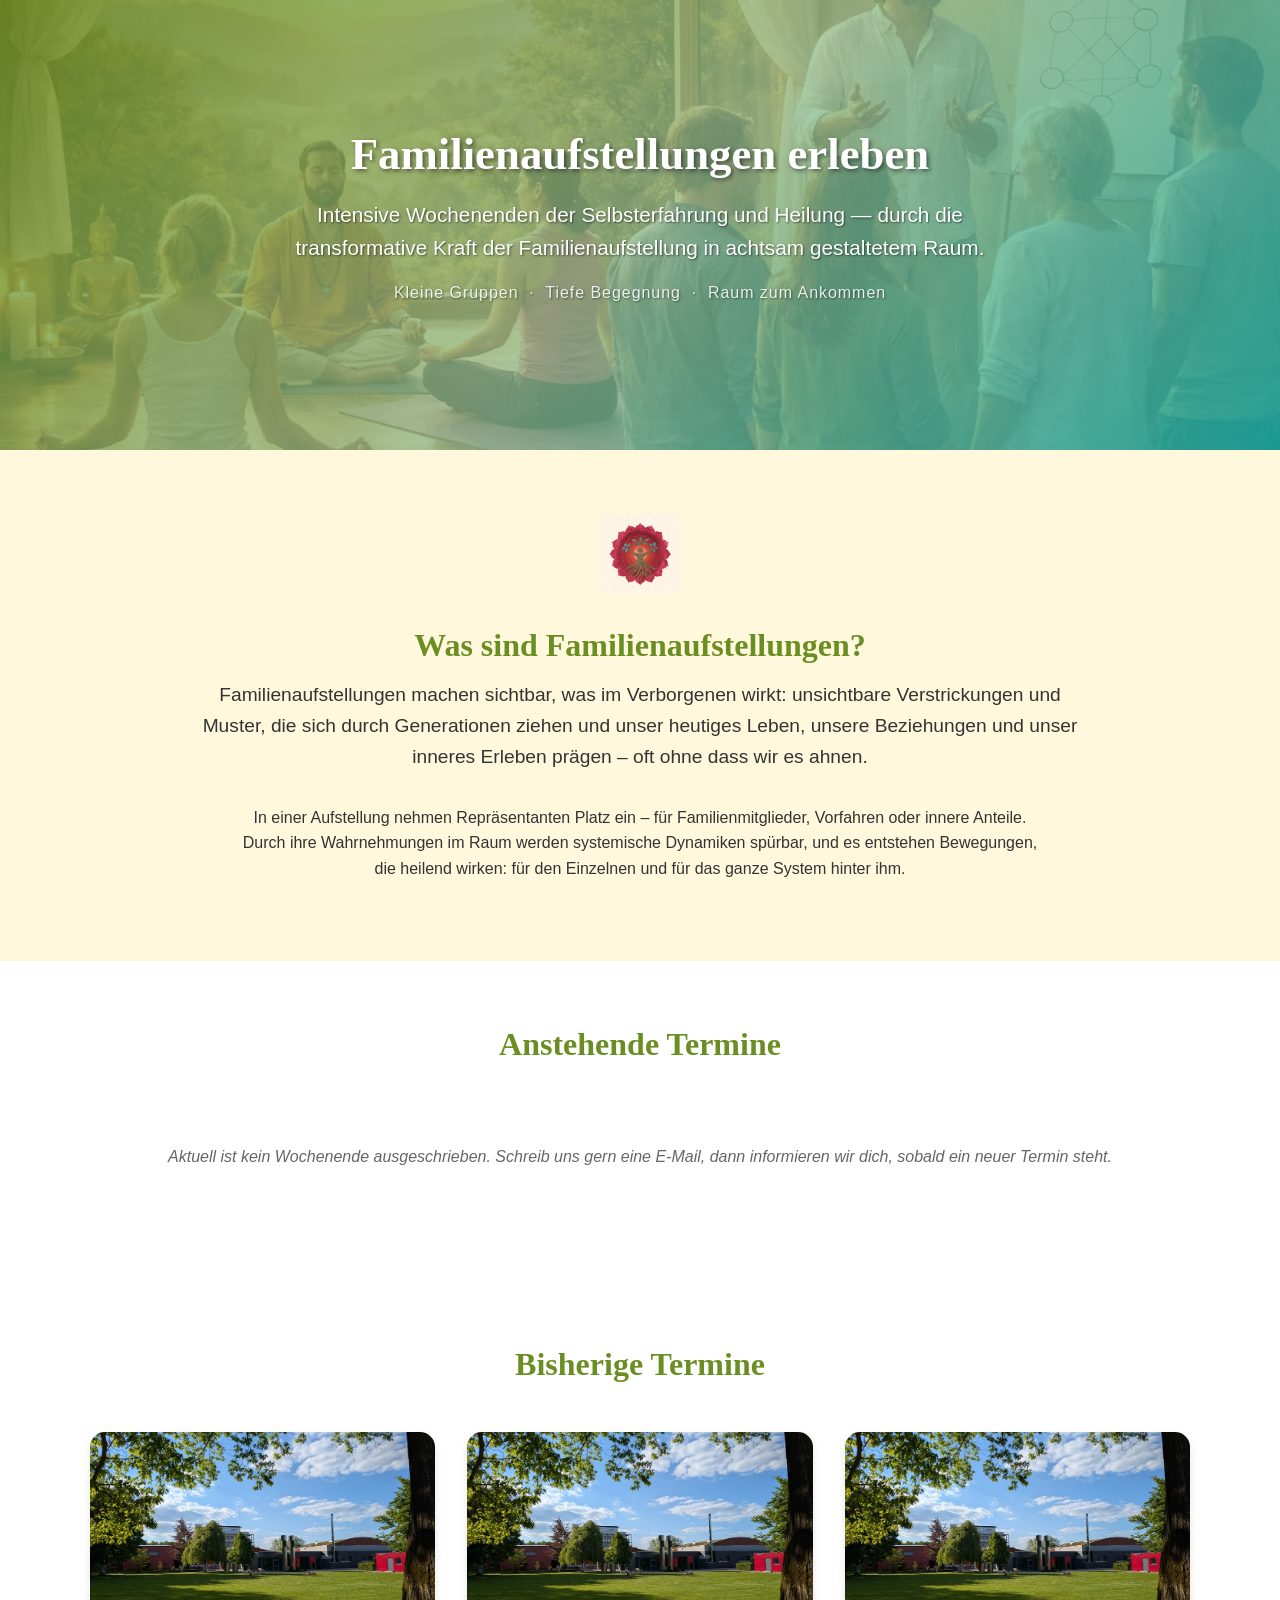
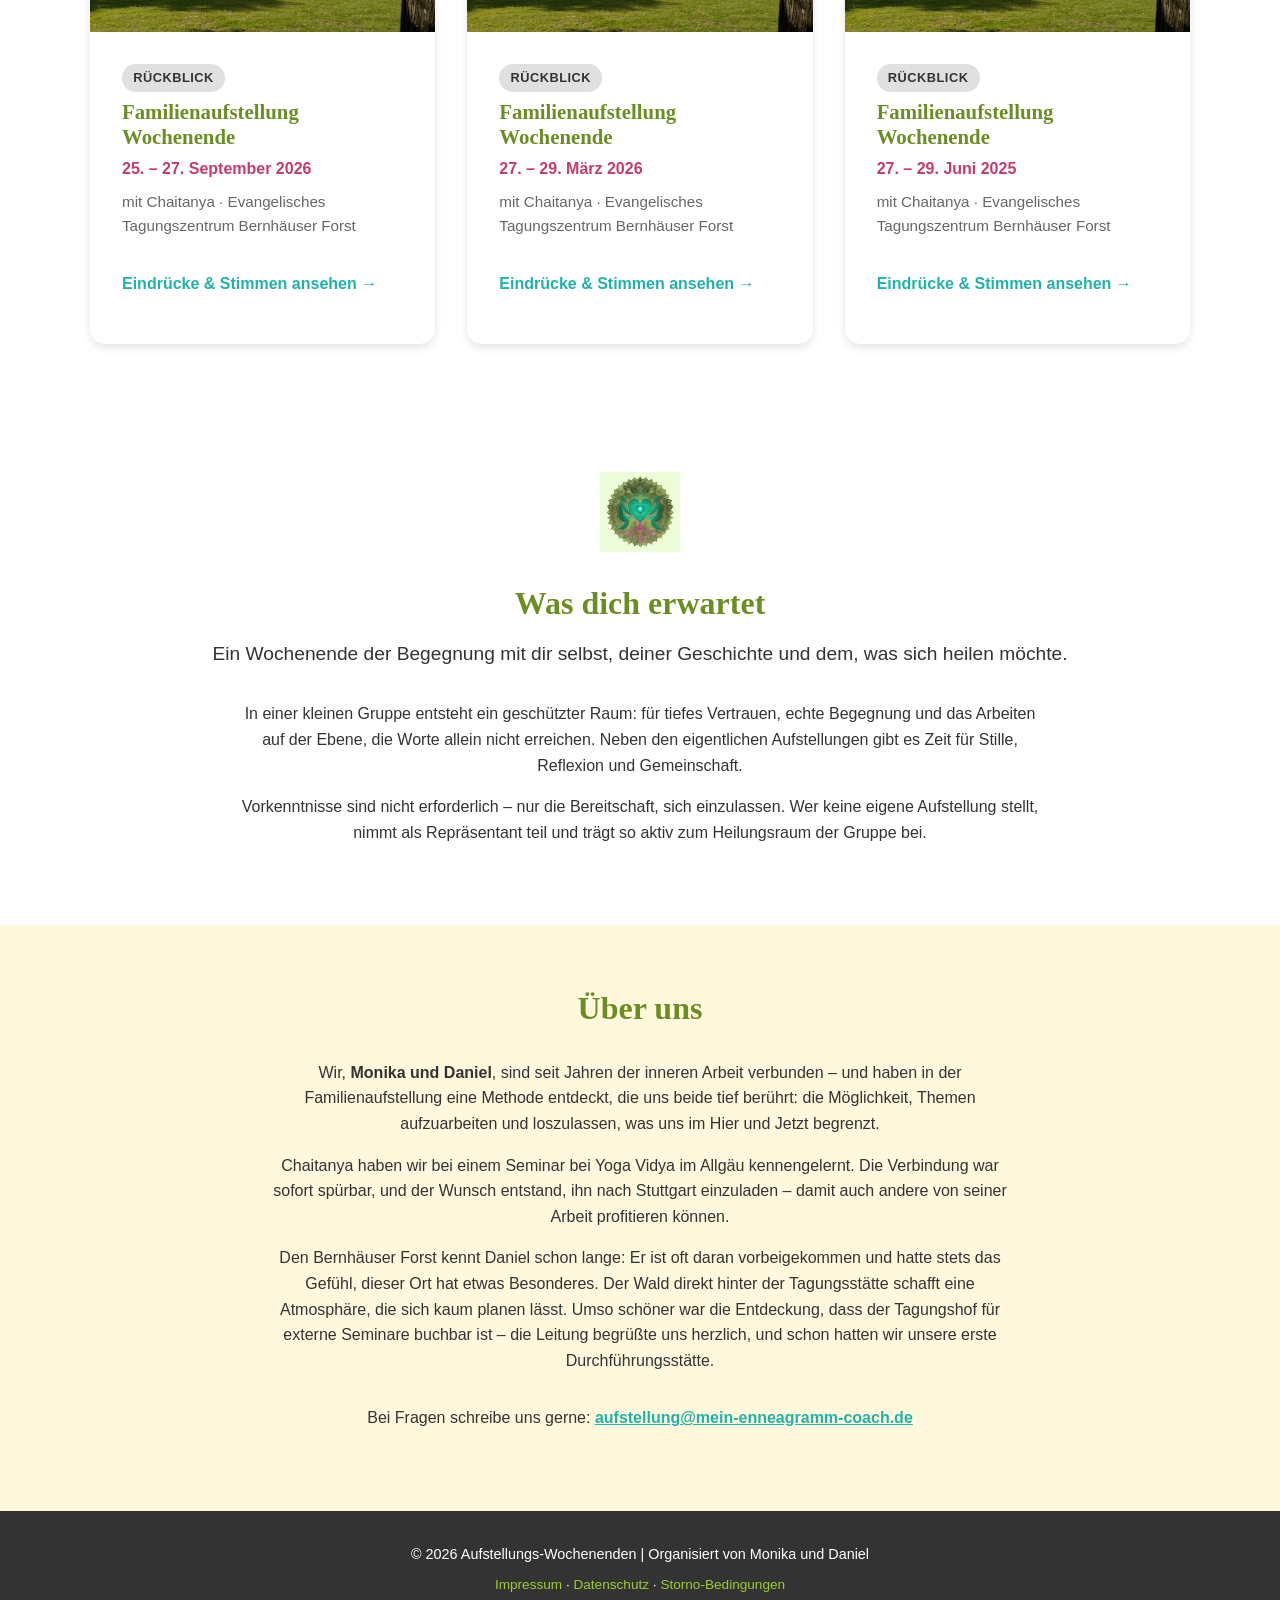
<file: index.html>
<!DOCTYPE html>
<html lang="de">
<head>
    <meta charset="UTF-8">
    <meta name="viewport" content="width=device-width, initial-scale=1.0">
    <meta name="description" content="Aufstellungs-Wochenenden — Familienaufstellungen in kleinen Gruppen. Was steckt dahinter? Aktuelle und vergangene Termine.">

    <meta property="og:title" content="Aufstellungs-Wochenenden mit Chaitanya">
    <meta property="og:description" content="Übersicht über kommende und vergangene Familienaufstellungs-Wochenenden">
    <meta property="og:type" content="website">

    <title>Aufstellungs-Wochenenden mit Chaitanya</title>
    <link rel="stylesheet" href="style.css">

    <link rel="canonical" href="https://aufstellung.mein-enneagramm-coach.de/">
    <meta property="og:url" content="https://aufstellung.mein-enneagramm-coach.de/">
    <meta property="og:image" content="https://aufstellung.mein-enneagramm-coach.de/assets/shared/og/og-default.jpg">
    <meta property="og:image:width" content="1200">
    <meta property="og:image:height" content="630">
    <meta property="og:locale" content="de_DE">
    <meta property="og:site_name" content="Aufstellungs-Wochenenden mit Chaitanya">
    <meta name="twitter:card" content="summary_large_image">
    <link rel="icon" href="/favicon.ico" sizes="any">
    <!-- Hero ist ein CSS-Hintergrund und wird sonst erst nach dem CSS-Parsen entdeckt -->
    <link rel="preload" as="image" href="assets/shared/aufstellung/aufstellung.webp">
</head>
<body>
    <!-- Hero -->
    <header class="landing-hero">
        <h1>Familienaufstellungen erleben</h1>
        <p class="lead">Intensive Wochenenden der Selbsterfahrung und Heilung — durch die transformative Kraft der Familienaufstellung in achtsam gestaltetem Raum.</p>
        <p style="margin-top: var(--spacing-sm); font-size: 1rem; opacity: 0.85; text-shadow: 1px 1px 2px rgba(0,0,0,0.5); letter-spacing: 0.06em;">Kleine Gruppen &nbsp;·&nbsp; Tiefe Begegnung &nbsp;·&nbsp; Raum zum Ankommen</p>
    </header>

    <main>
        <!-- Was sind Familienaufstellungen? -->
        <section class="welcome">
            <div class="container">
                <img src="assets/shared/chakras/chakra_root.webp" alt="" class="chakra-decoration" aria-hidden="true" width="160" height="160" loading="eager">
                <h2>Was sind Familienaufstellungen?</h2>
                <p class="lead">Familienaufstellungen machen sichtbar, was im Verborgenen wirkt: unsichtbare Verstrickungen und Muster, die sich durch Generationen ziehen und unser heutiges Leben, unsere Beziehungen und unser inneres Erleben prägen – oft ohne dass wir es ahnen.</p>
                <p>In einer Aufstellung nehmen Repräsentanten Platz ein – für Familienmitglieder, Vorfahren oder innere Anteile. Durch ihre Wahrnehmungen im Raum werden systemische Dynamiken spürbar, und es entstehen Bewegungen, die heilend wirken: für den Einzelnen und für das ganze System hinter ihm.</p>
            </div>
        </section>

        <!-- Anstehende Events -->
        <!-- EVENTS:UPCOMING:START -->
        <section class="events-section">
            <div class="container">
                <h2>Anstehende Termine</h2>
                <p class="empty-section">Aktuell ist kein Wochenende ausgeschrieben. Schreib uns gern eine E-Mail, dann informieren wir dich, sobald ein neuer Termin steht.</p>
            </div>
        </section>
        <!-- EVENTS:UPCOMING:END -->

        <!-- Vergangene Events -->
        <!-- EVENTS:PAST:START -->
        <section class="events-section" style="background: var(--white);">
            <div class="container">
                <h2>Bisherige Termine</h2>
                <div class="event-cards">
                    <a href="events/2026-09-25-familienaufstellung-befo/" class="event-card" data-event-slug="2026-09-25-familienaufstellung-befo">
                        <img src="assets/locations/bernhaeuser-forst/bernhaeuser-forst-1.webp" alt="Evangelisches Tagungszentrum Bernhäuser Forst" class="event-card-image" width="900" height="676" loading="lazy">
                        <div class="event-card-body">
                            <span class="event-card-status status-past">Rückblick</span>
                            <h3>Familienaufstellung Wochenende</h3>
                            <p class="event-card-date">25. – 27. September 2026</p>
                            <p class="event-card-meta">mit Chaitanya · Evangelisches Tagungszentrum Bernhäuser Forst</p>
                            <p class="event-card-cta">Eindrücke &amp; Stimmen ansehen →</p>
                        </div>
                    </a>
                    <a href="events/2026-03-27-familienaufstellung-bernhaeuser-forst/" class="event-card" data-event-slug="2026-03-27-familienaufstellung-bernhaeuser-forst">
                        <img src="assets/locations/bernhaeuser-forst/bernhaeuser-forst-1.webp" alt="Bernhäuser Forst" class="event-card-image" width="900" height="676" loading="lazy">
                        <div class="event-card-body">
                            <span class="event-card-status status-past">Rückblick</span>
                            <h3>Familienaufstellung Wochenende</h3>
                            <p class="event-card-date">27. – 29. März 2026</p>
                            <p class="event-card-meta">mit Chaitanya · Evangelisches Tagungszentrum Bernhäuser Forst</p>
                            <p class="event-card-cta">Eindrücke &amp; Stimmen ansehen →</p>
                        </div>
                    </a>
                    <a href="events/2025-06-27-familienaufstellung-befo/" class="event-card" data-event-slug="2025-06-27-familienaufstellung-befo">
                        <img src="assets/locations/bernhaeuser-forst/bernhaeuser-forst-1.webp" alt="Bernhäuser Forst" class="event-card-image" width="900" height="676" loading="lazy">
                        <div class="event-card-body">
                            <span class="event-card-status status-past">Rückblick</span>
                            <h3>Familienaufstellung Wochenende</h3>
                            <p class="event-card-date">27. – 29. Juni 2025</p>
                            <p class="event-card-meta">mit Chaitanya · Evangelisches Tagungszentrum Bernhäuser Forst</p>
                            <p class="event-card-cta">Eindrücke &amp; Stimmen ansehen →</p>
                        </div>
                    </a>
                </div>
            </div>
        </section>
        <!-- EVENTS:PAST:END -->

        <!-- Was dich erwartet -->
        <section class="welcome">
            <div class="container">
                <img src="assets/shared/chakras/chakra_heart.webp" alt="" class="chakra-decoration" aria-hidden="true" width="160" height="160" loading="lazy">
                <h2>Was dich erwartet</h2>
                <p class="lead">Ein Wochenende der Begegnung mit dir selbst, deiner Geschichte und dem, was sich heilen möchte.</p>
                <p>In einer kleinen Gruppe entsteht ein geschützter Raum: für tiefes Vertrauen, echte Begegnung und das Arbeiten auf der Ebene, die Worte allein nicht erreichen. Neben den eigentlichen Aufstellungen gibt es Zeit für Stille, Reflexion und Gemeinschaft.</p>
                <p>Vorkenntnisse sind nicht erforderlich – nur die Bereitschaft, sich einzulassen. Wer keine eigene Aufstellung stellt, nimmt als Repräsentant teil und trägt so aktiv zum Heilungsraum der Gruppe bei.</p>
            </div>
        </section>

        <!-- About -->
        <section class="landing-about">
            <div class="container">
                <h2>Über uns</h2>
                <p class="lead">Wir, <strong>Monika und Daniel</strong>, sind seit Jahren der inneren Arbeit verbunden – und haben in der Familienaufstellung eine Methode entdeckt, die uns beide tief berührt: die Möglichkeit, Themen aufzuarbeiten und loszulassen, was uns im Hier und Jetzt begrenzt.</p>
                <p>Chaitanya haben wir bei einem Seminar bei Yoga Vidya im Allgäu kennengelernt. Die Verbindung war sofort spürbar, und der Wunsch entstand, ihn nach Stuttgart einzuladen – damit auch andere von seiner Arbeit profitieren können.</p>
                <p>Den Bernhäuser Forst kennt Daniel schon lange: Er ist oft daran vorbeigekommen und hatte stets das Gefühl, dieser Ort hat etwas Besonderes. Der Wald direkt hinter der Tagungsstätte schafft eine Atmosphäre, die sich kaum planen lässt. Umso schöner war die Entdeckung, dass der Tagungshof für externe Seminare buchbar ist – die Leitung begrüßte uns herzlich, und schon hatten wir unsere erste Durchführungsstätte.</p>
                <p style="margin-top: var(--spacing-md);">Bei Fragen schreibe uns gerne: <a href="mailto:aufstellung@mein-enneagramm-coach.de" style="color: var(--turquoise); font-weight: bold;">aufstellung@mein-enneagramm-coach.de</a></p>
            </div>
        </section>
    </main>

    <footer>
        <div class="container">
            <p>&copy; 2026 Aufstellungs-Wochenenden | Organisiert von Monika und Daniel</p>
            <p class="footer-links">
                <a href="impressum.html">Impressum</a> ·
                <a href="datenschutz.html">Datenschutz</a> ·
                <a href="storno.html">Storno-Bedingungen</a>
            </p>
        </div>
    </footer>

    <script type="application/ld+json">
[
  {
    "@context": "https://schema.org",
    "@type": "Organization",
    "name": "Aufstellungs-Wochenenden mit Chaitanya",
    "url": "https://aufstellung.mein-enneagramm-coach.de/",
    "email": "aufstellung@mein-enneagramm-coach.de",
    "image": "https://aufstellung.mein-enneagramm-coach.de/assets/shared/og/og-default.jpg",
    "description": "Familienaufstellungs-Wochenenden in kleinen Gruppen, organisiert von Monika und Daniel."
  },
  {
    "@context": "https://schema.org",
    "@type": "ItemList",
    "itemListElement": [
      {
        "@type": "ListItem",
        "position": 1,
        "url": "https://aufstellung.mein-enneagramm-coach.de/events/2026-09-25-familienaufstellung-befo/",
        "name": "Familienaufstellung Wochenende mit Chaitanya – 25. – 27. September 2026"
      },
      {
        "@type": "ListItem",
        "position": 2,
        "url": "https://aufstellung.mein-enneagramm-coach.de/events/2026-03-27-familienaufstellung-bernhaeuser-forst/",
        "name": "Familienaufstellung Wochenende mit Chaitanya – 27. – 29. März 2026"
      },
      {
        "@type": "ListItem",
        "position": 3,
        "url": "https://aufstellung.mein-enneagramm-coach.de/events/2025-06-27-familienaufstellung-befo/",
        "name": "Familienaufstellung Wochenende mit Chaitanya – 27. – 29. Juni 2025"
      }
    ]
  }
]
    </script>
</body>
</html>
</file>
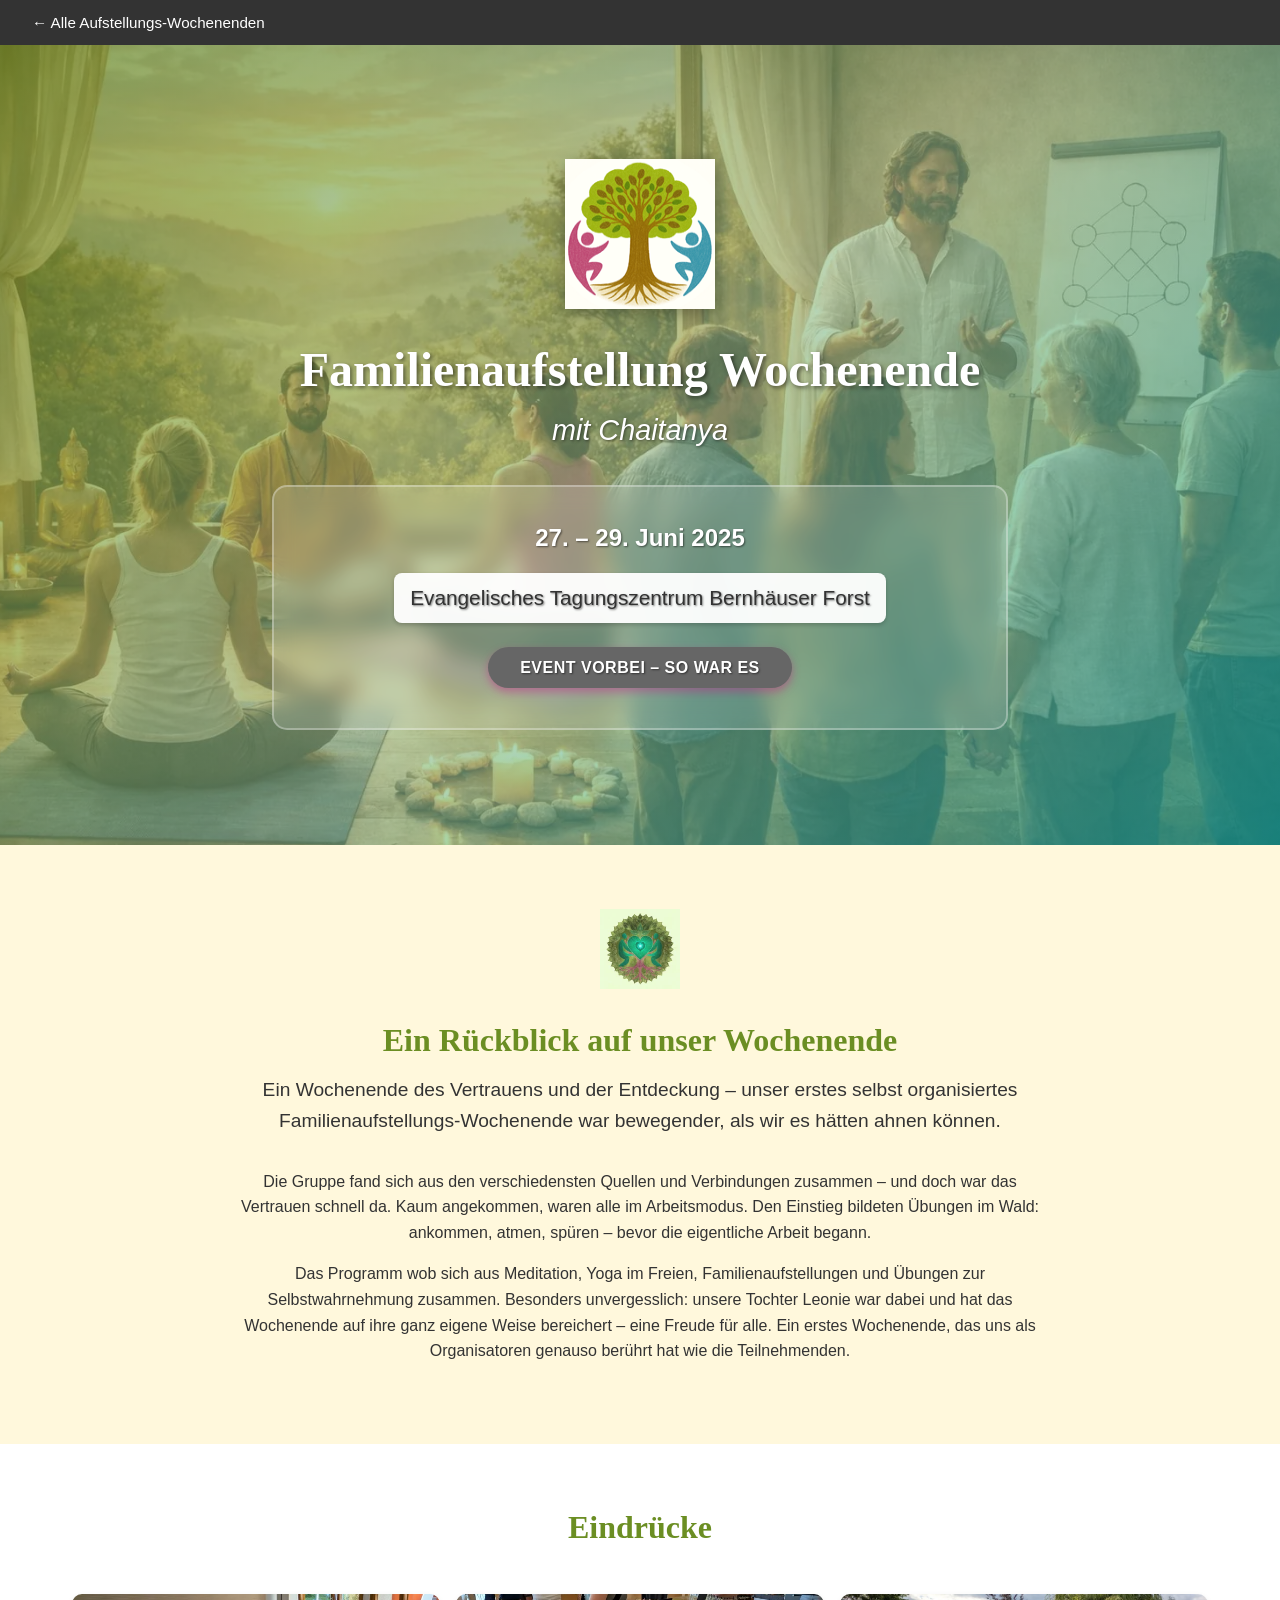
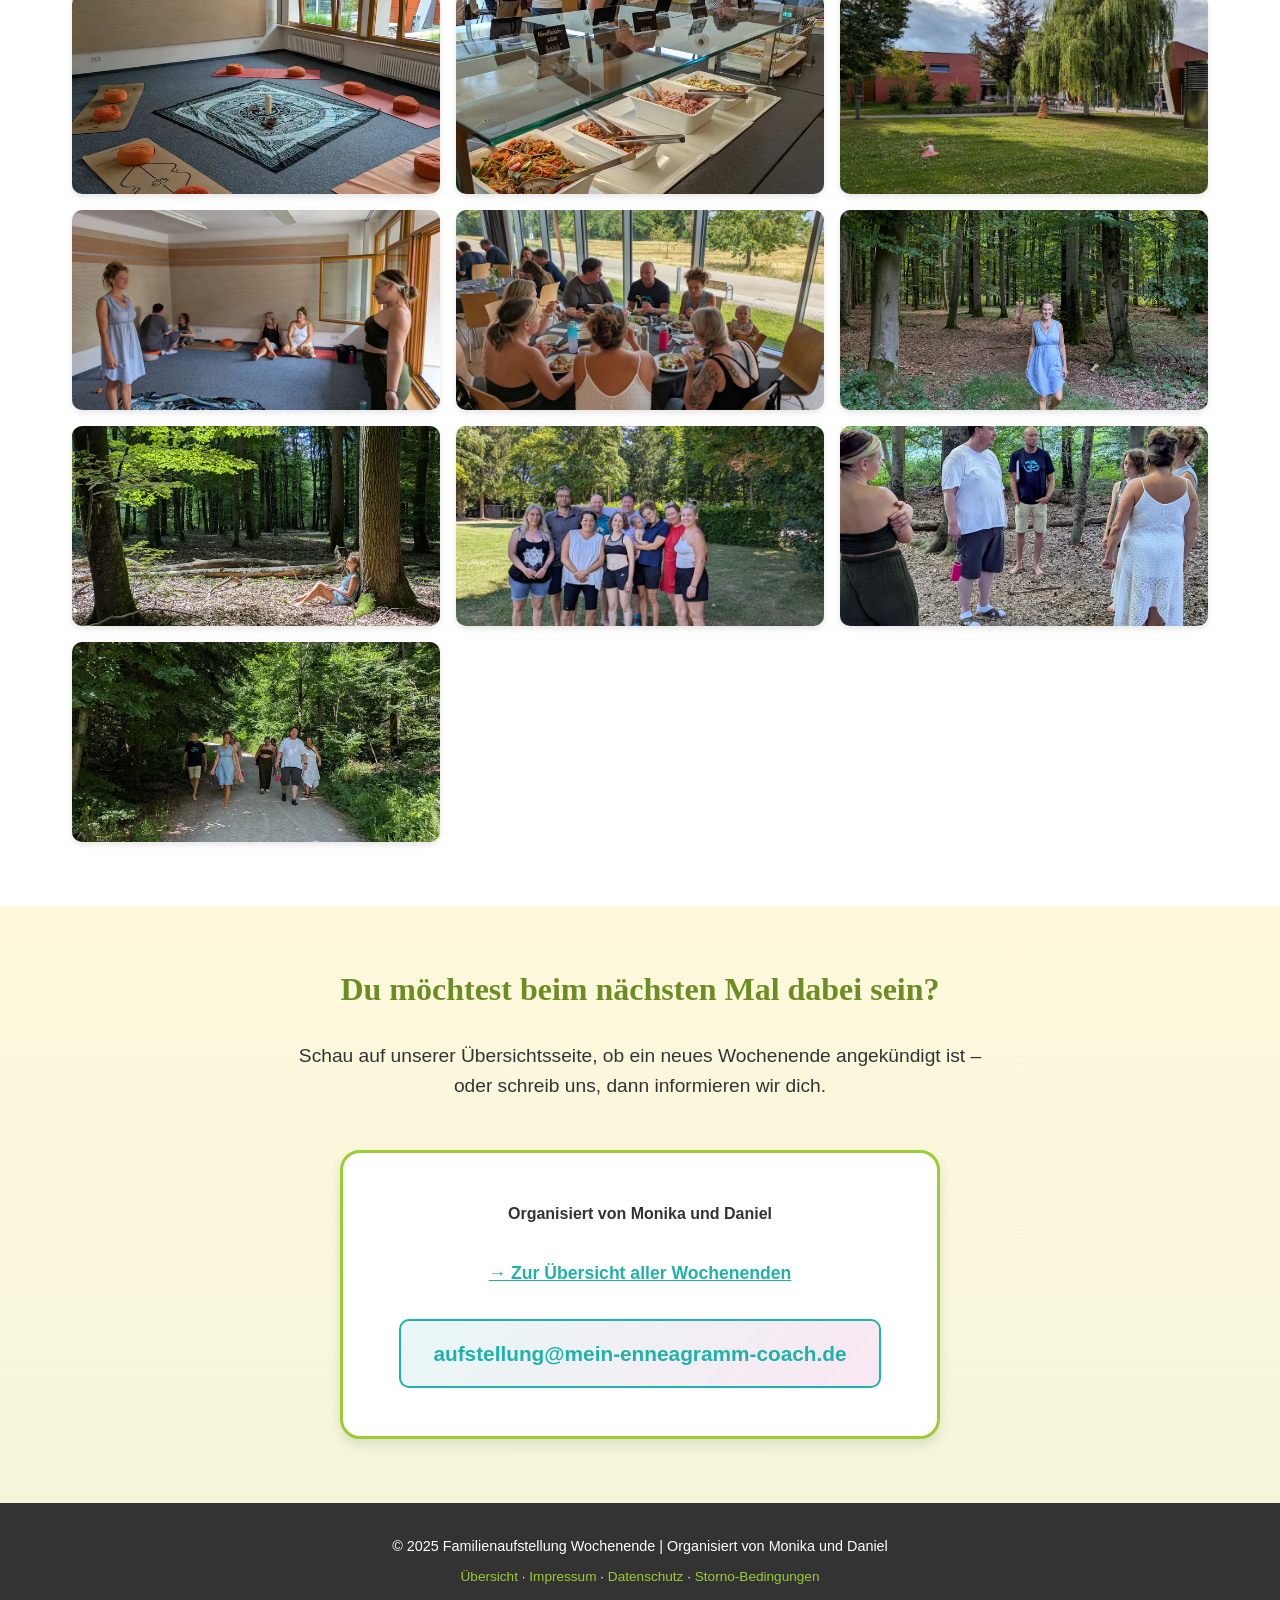
<file: events/2025-06-27-familienaufstellung-befo/index.html>
<!DOCTYPE html>
<html lang="de">
<head>
    <meta charset="UTF-8">
    <meta name="viewport" content="width=device-width, initial-scale=1.0">
    <meta name="description" content="Rückblick: Familienaufstellung Wochenende mit Chaitanya - 27. – 29. Juni 2025 im Evangelisches Tagungszentrum Bernhäuser Forst">

    <meta property="og:title" content="Rückblick: Familienaufstellung Wochenende mit Chaitanya">
    <meta property="og:description" content="Drei Tage intensiver Selbsterfahrung und Heilung durch Familienaufstellung mit Chaitanya im Bernhäuser Forst.">
    <meta property="og:type" content="website">

    <title>Rückblick: Familienaufstellung Wochenende | 27. – 29. Juni 2025</title>
    <link rel="stylesheet" href="../../style.css">

    <link rel="canonical" href="https://aufstellung.mein-enneagramm-coach.de/events/2025-06-27-familienaufstellung-befo/">
    <meta property="og:url" content="https://aufstellung.mein-enneagramm-coach.de/events/2025-06-27-familienaufstellung-befo/">
    <meta property="og:image" content="https://aufstellung.mein-enneagramm-coach.de/assets/shared/og/og-default.jpg">
    <meta property="og:image:width" content="1200">
    <meta property="og:image:height" content="630">
    <meta property="og:locale" content="de_DE">
    <meta property="og:site_name" content="Aufstellungs-Wochenenden mit Chaitanya">
    <meta name="twitter:card" content="summary_large_image">
    <link rel="icon" href="/favicon.ico" sizes="any">
    <!-- Hero ist ein CSS-Hintergrund und wird sonst erst nach dem CSS-Parsen entdeckt -->
    <link rel="preload" as="image" href="../../assets/shared/aufstellung/aufstellung.webp">
</head>
<body>
    <!-- Top Nav -->
    <nav class="event-nav">
        <a href="../../index.html" class="back-link">← Alle Aufstellungs-Wochenenden</a>
    </nav>

    <!-- Hero (gedämpfter, "Vergangen" badge statt "Anmeldung") -->
    <header class="hero">
        <div class="hero-overlay"></div>
        <div class="hero-content">
            <img src="../../assets/shared/brand/erlachoase.png" alt="Erlachoase Logo" class="logo" width="150" height="163" loading="eager">
            <h1>Familienaufstellung Wochenende</h1>
            <p class="hero-subtitle">mit Chaitanya</p>
            <div class="hero-details">
                <p class="date">27. – 29. Juni 2025</p>
                <p class="location-hero">Evangelisches Tagungszentrum Bernhäuser Forst</p>
                <p class="availability-badge" style="background: var(--gray-medium); cursor: default;">Event vorbei – So war es</p>
            </div>
        </div>
    </header>

    <main>
        <!-- Erfahrungsbericht -->
        <section class="welcome">
            <div class="container">
                <img src="../../assets/shared/chakras/chakra_heart.webp" alt="" class="chakra-decoration" aria-hidden="true" width="160" height="160" loading="eager">
                <h2>Ein Rückblick auf unser Wochenende</h2>
                <p class="lead">Ein Wochenende des Vertrauens und der Entdeckung – unser erstes selbst organisiertes Familienaufstellungs-Wochenende war bewegender, als wir es hätten ahnen können.</p>
                <p>Die Gruppe fand sich aus den verschiedensten Quellen und Verbindungen zusammen – und doch war das Vertrauen schnell da. Kaum angekommen, waren alle im Arbeitsmodus. Den Einstieg bildeten Übungen im Wald: ankommen, atmen, spüren – bevor die eigentliche Arbeit begann.</p>
                <p>Das Programm wob sich aus Meditation, Yoga im Freien, Familienaufstellungen und Übungen zur Selbstwahrnehmung zusammen. Besonders unvergesslich: unsere Tochter Leonie war dabei und hat das Wochenende auf ihre ganz eigene Weise bereichert – eine Freude für alle. Ein erstes Wochenende, das uns als Organisatoren genauso berührt hat wie die Teilnehmenden.</p>
            </div>
        </section>

        <!-- Bilder -->
        <section class="location">
            <div class="container">
                <h2>Eindrücke</h2>
                <div class="location-gallery">
                    <div class="gallery-item"><img src="assets/nachher/nachher-1.webp" alt="Eindruck 1" width="676" height="900" loading="lazy"></div>
                    <div class="gallery-item"><img src="assets/nachher/nachher-2.webp" alt="Eindruck 2" width="676" height="900" loading="lazy"></div>
                    <div class="gallery-item"><img src="assets/nachher/nachher-3.webp" alt="Eindruck 3" width="900" height="676" loading="lazy"></div>
                    <div class="gallery-item"><img src="assets/nachher/nachher-4.webp" alt="Eindruck 4" width="900" height="676" loading="lazy"></div>
                    <div class="gallery-item"><img src="assets/nachher/nachher-5.webp" alt="Eindruck 5" width="900" height="676" loading="lazy"></div>
                    <div class="gallery-item"><img src="assets/nachher/nachher-6.webp" alt="Eindruck 6" width="676" height="900" loading="lazy"></div>
                    <div class="gallery-item"><img src="assets/nachher/nachher-7.webp" alt="Eindruck 7" width="676" height="900" loading="lazy"></div>
                    <div class="gallery-item"><img src="assets/nachher/nachher-8.webp" alt="Eindruck 8" width="900" height="676" loading="lazy"></div>
                    <div class="gallery-item"><img src="assets/nachher/nachher-9.webp" alt="Eindruck 9" width="676" height="900" loading="lazy"></div>
                    <div class="gallery-item"><img src="assets/nachher/nachher-10.webp" alt="Eindruck 10" width="676" height="900" loading="lazy"></div>
                </div>
            </div>
        </section>

        <!-- Stimmen der Teilnehmer -->
        <section class="program" style="display:none">
            <div class="container">
                <img src="../../assets/shared/chakras/chakra_throat.webp" alt="" class="chakra-decoration" aria-hidden="true" width="160" height="160" loading="lazy">
                <h2>Stimmen der Teilnehmer</h2>
                <div class="highlights">
                    <div class="highlight-item">
                        <h3>„TODO: Eindrücklicher Satz"</h3>
                        <p>TODO: 1–3 Sätze Teilnehmerstimme.</p>
                        <p style="margin-top: 0.5rem; color: var(--gray-medium); font-size: 0.9rem;"><em>— TODO: Vorname</em></p>
                    </div>
                </div>
            </div>
        </section>

        <!-- Verweis auf nächste Events -->
        <section class="contact">
            <div class="container">
                <h2>Du möchtest beim nächsten Mal dabei sein?</h2>
                <p class="lead">Schau auf unserer Übersichtsseite, ob ein neues Wochenende angekündigt ist – oder schreib uns, dann informieren wir dich.</p>

                <div class="contact-box">
                    <p><strong>Organisiert von Monika und Daniel</strong></p>
                    <p class="cta-text">
                        <a href="../../index.html" style="color: var(--turquoise); font-weight: bold;">→ Zur Übersicht aller Wochenenden</a>
                    </p>
                    <a href="mailto:aufstellung@mein-enneagramm-coach.de?subject=Interesse%20an%20zuk%C3%BCnftigen%20Wochenenden" class="email-link">aufstellung@mein-enneagramm-coach.de</a>
                </div>
            </div>
        </section>
    </main>

    <footer>
        <div class="container">
            <p>&copy; 2025 Familienaufstellung Wochenende | Organisiert von Monika und Daniel</p>
            <p class="footer-links">
                <a href="../../index.html">Übersicht</a> ·
                <a href="../../impressum.html">Impressum</a> ·
                <a href="../../datenschutz.html">Datenschutz</a> ·
                <a href="../../storno.html">Storno-Bedingungen</a>
            </p>
        </div>
    </footer>

    <script type="application/ld+json">
{
  "@context": "https://schema.org",
  "@type": "Event",
  "name": "Familienaufstellung Wochenende mit Chaitanya",
  "description": "Drei Tage intensiver Selbsterfahrung und Heilung durch Familienaufstellung mit Chaitanya im Bernhäuser Forst.",
  "startDate": "2025-06-27T17:00:00+02:00",
  "endDate": "2025-06-29T16:00:00+02:00",
  "eventStatus": "https://schema.org/EventScheduled",
  "eventAttendanceMode": "https://schema.org/OfflineEventAttendanceMode",
  "image": "https://aufstellung.mein-enneagramm-coach.de/assets/shared/og/og-default.jpg",
  "url": "https://aufstellung.mein-enneagramm-coach.de/events/2025-06-27-familienaufstellung-befo/",
  "location": {
    "@type": "Place",
    "name": "Evangelisches Tagungszentrum Bernhäuser Forst",
    "address": {
      "@type": "PostalAddress",
      "streetAddress": "Dr.-Manfred-Müller-Straße 4",
      "postalCode": "70794",
      "addressLocality": "Filderstadt",
      "addressCountry": "DE"
    }
  },
  "performer": {
    "@type": "Person",
    "name": "Chaitanya"
  },
  "organizer": {
    "@type": "Organization",
    "name": "Monika und Daniel",
    "email": "aufstellung@mein-enneagramm-coach.de",
    "url": "https://aufstellung.mein-enneagramm-coach.de/"
  }
}
    </script>
</body>
</html>
</file>
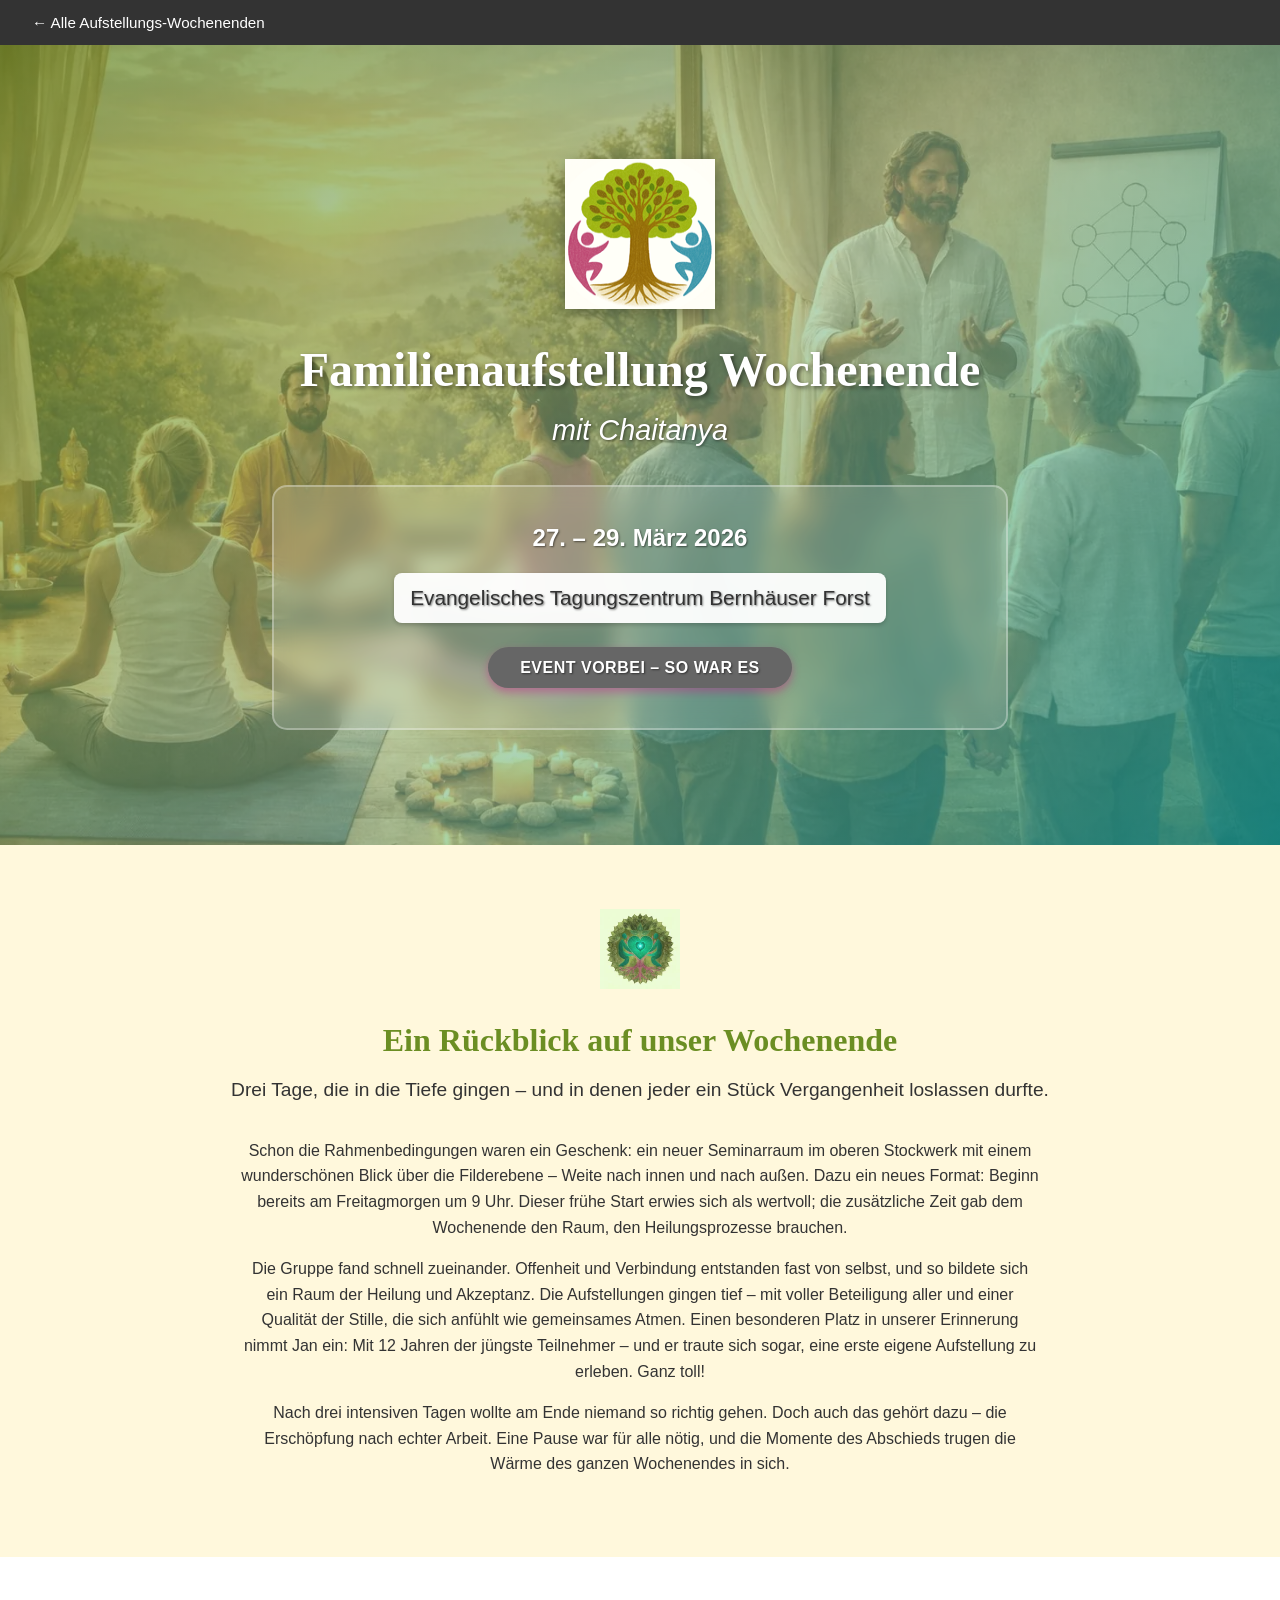
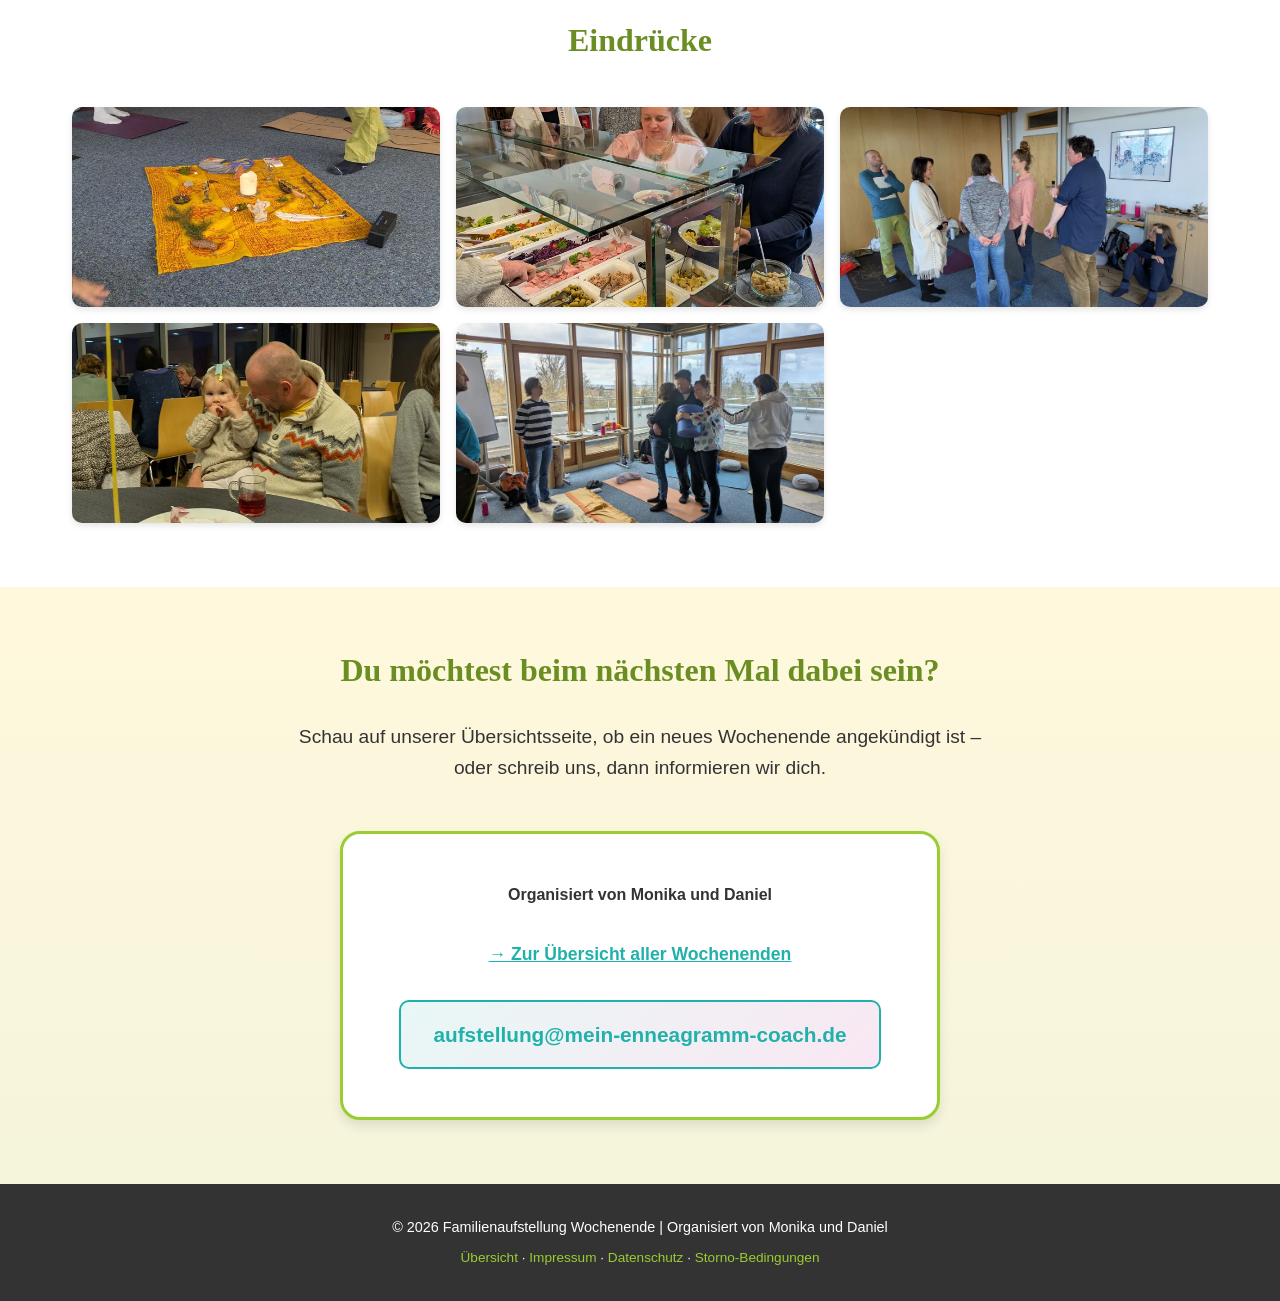
<file: events/2026-03-27-familienaufstellung-bernhaeuser-forst/index.html>
<!DOCTYPE html>
<html lang="de">
<head>
    <meta charset="UTF-8">
    <meta name="viewport" content="width=device-width, initial-scale=1.0">
    <meta name="description" content="Rückblick: Familienaufstellung Wochenende mit Chaitanya - 27. – 29. März 2026 im Evangelisches Tagungszentrum Bernhäuser Forst">

    <meta property="og:title" content="Rückblick: Familienaufstellung Wochenende mit Chaitanya">
    <meta property="og:description" content="Drei Tage intensiver Selbsterfahrung und Heilung durch Familienaufstellung mit Chaitanya im Bernhäuser Forst.">
    <meta property="og:type" content="website">

    <title>Rückblick: Familienaufstellung Wochenende | 27. – 29. März 2026</title>
    <link rel="stylesheet" href="../../style.css">

    <link rel="canonical" href="https://aufstellung.mein-enneagramm-coach.de/events/2026-03-27-familienaufstellung-bernhaeuser-forst/">
    <meta property="og:url" content="https://aufstellung.mein-enneagramm-coach.de/events/2026-03-27-familienaufstellung-bernhaeuser-forst/">
    <meta property="og:image" content="https://aufstellung.mein-enneagramm-coach.de/assets/shared/og/og-default.jpg">
    <meta property="og:image:width" content="1200">
    <meta property="og:image:height" content="630">
    <meta property="og:locale" content="de_DE">
    <meta property="og:site_name" content="Aufstellungs-Wochenenden mit Chaitanya">
    <meta name="twitter:card" content="summary_large_image">
    <link rel="icon" href="/favicon.ico" sizes="any">
    <!-- Hero ist ein CSS-Hintergrund und wird sonst erst nach dem CSS-Parsen entdeckt -->
    <link rel="preload" as="image" href="../../assets/shared/aufstellung/aufstellung.webp">
</head>
<body>
    <!-- Top Nav -->
    <nav class="event-nav">
        <a href="../../index.html" class="back-link">← Alle Aufstellungs-Wochenenden</a>
    </nav>

    <!-- Hero (gedämpfter, "Vergangen" badge statt "Anmeldung") -->
    <header class="hero">
        <div class="hero-overlay"></div>
        <div class="hero-content">
            <img src="../../assets/shared/brand/erlachoase.png" alt="Erlachoase Logo" class="logo" width="150" height="163" loading="eager">
            <h1>Familienaufstellung Wochenende</h1>
            <p class="hero-subtitle">mit Chaitanya</p>
            <div class="hero-details">
                <p class="date">27. – 29. März 2026</p>
                <p class="location-hero">Evangelisches Tagungszentrum Bernhäuser Forst</p>
                <p class="availability-badge" style="background: var(--gray-medium); cursor: default;">Event vorbei – So war es</p>
            </div>
        </div>
    </header>

    <main>
        <!-- Erfahrungsbericht -->
        <section class="welcome">
            <div class="container">
                <img src="../../assets/shared/chakras/chakra_heart.webp" alt="" class="chakra-decoration" aria-hidden="true" width="160" height="160" loading="eager">
                <h2>Ein Rückblick auf unser Wochenende</h2>
                <p class="lead">Drei Tage, die in die Tiefe gingen – und in denen jeder ein Stück Vergangenheit loslassen durfte.</p>
                <p>Schon die Rahmenbedingungen waren ein Geschenk: ein neuer Seminarraum im oberen Stockwerk mit einem wunderschönen Blick über die Filderebene – Weite nach innen und nach außen. Dazu ein neues Format: Beginn bereits am Freitagmorgen um 9 Uhr. Dieser frühe Start erwies sich als wertvoll; die zusätzliche Zeit gab dem Wochenende den Raum, den Heilungsprozesse brauchen.</p>
                <p>Die Gruppe fand schnell zueinander. Offenheit und Verbindung entstanden fast von selbst, und so bildete sich ein Raum der Heilung und Akzeptanz. Die Aufstellungen gingen tief – mit voller Beteiligung aller und einer Qualität der Stille, die sich anfühlt wie gemeinsames Atmen. Einen besonderen Platz in unserer Erinnerung nimmt Jan ein: Mit 12 Jahren der jüngste Teilnehmer – und er traute sich sogar, eine erste eigene Aufstellung zu erleben. Ganz toll!</p>
                <p>Nach drei intensiven Tagen wollte am Ende niemand so richtig gehen. Doch auch das gehört dazu – die Erschöpfung nach echter Arbeit. Eine Pause war für alle nötig, und die Momente des Abschieds trugen die Wärme des ganzen Wochenendes in sich.</p>
            </div>
        </section>

        <!-- Bilder -->
        <section class="location">
            <div class="container">
                <h2>Eindrücke</h2>
                <div class="location-gallery">
                    <div class="gallery-item"><img src="assets/nachher/nachher-1.webp" alt="Eindruck 1" width="676" height="900" loading="lazy"></div>
                    <div class="gallery-item"><img src="assets/nachher/nachher-2.webp" alt="Eindruck 2" width="676" height="900" loading="lazy"></div>
                    <div class="gallery-item"><img src="assets/nachher/nachher-3.webp" alt="Eindruck 3" width="900" height="676" loading="lazy"></div>
                    <div class="gallery-item"><img src="assets/nachher/nachher-4.webp" alt="Eindruck 4" width="676" height="900" loading="lazy"></div>
                    <div class="gallery-item"><img src="assets/nachher/nachher-5.webp" alt="Eindruck 5" width="900" height="676" loading="lazy"></div>
                </div>
            </div>
        </section>

        <!-- Stimmen der Teilnehmer -->
        <section class="program" style="display:none">
            <div class="container">
                <img src="../../assets/shared/chakras/chakra_throat.webp" alt="" class="chakra-decoration" aria-hidden="true" width="160" height="160" loading="lazy">
                <h2>Stimmen der Teilnehmer</h2>
                <div class="highlights">
                    <div class="highlight-item">
                        <h3>„TODO: Eindrücklicher Satz"</h3>
                        <p>TODO: 1–3 Sätze Teilnehmerstimme.</p>
                        <p style="margin-top: 0.5rem; color: var(--gray-medium); font-size: 0.9rem;"><em>— TODO: Vorname</em></p>
                    </div>
                </div>
            </div>
        </section>

        <!-- Verweis auf nächste Events -->
        <section class="contact">
            <div class="container">
                <h2>Du möchtest beim nächsten Mal dabei sein?</h2>
                <p class="lead">Schau auf unserer Übersichtsseite, ob ein neues Wochenende angekündigt ist – oder schreib uns, dann informieren wir dich.</p>

                <div class="contact-box">
                    <p><strong>Organisiert von Monika und Daniel</strong></p>
                    <p class="cta-text">
                        <a href="../../index.html" style="color: var(--turquoise); font-weight: bold;">→ Zur Übersicht aller Wochenenden</a>
                    </p>
                    <a href="mailto:aufstellung@mein-enneagramm-coach.de?subject=Interesse%20an%20zuk%C3%BCnftigen%20Wochenenden" class="email-link">aufstellung@mein-enneagramm-coach.de</a>
                </div>
            </div>
        </section>
    </main>

    <footer>
        <div class="container">
            <p>&copy; 2026 Familienaufstellung Wochenende | Organisiert von Monika und Daniel</p>
            <p class="footer-links">
                <a href="../../index.html">Übersicht</a> ·
                <a href="../../impressum.html">Impressum</a> ·
                <a href="../../datenschutz.html">Datenschutz</a> ·
                <a href="../../storno.html">Storno-Bedingungen</a>
            </p>
        </div>
    </footer>

    <script type="application/ld+json">
{
  "@context": "https://schema.org",
  "@type": "Event",
  "name": "Familienaufstellung Wochenende mit Chaitanya",
  "description": "Drei Tage intensiver Selbsterfahrung und Heilung durch Familienaufstellung mit Chaitanya im Bernhäuser Forst.",
  "startDate": "2026-03-27T09:00:00+01:00",
  "endDate": "2026-03-29T16:00:00+02:00",
  "eventStatus": "https://schema.org/EventScheduled",
  "eventAttendanceMode": "https://schema.org/OfflineEventAttendanceMode",
  "image": "https://aufstellung.mein-enneagramm-coach.de/assets/shared/og/og-default.jpg",
  "url": "https://aufstellung.mein-enneagramm-coach.de/events/2026-03-27-familienaufstellung-bernhaeuser-forst/",
  "location": {
    "@type": "Place",
    "name": "Evangelisches Tagungszentrum Bernhäuser Forst",
    "address": {
      "@type": "PostalAddress",
      "streetAddress": "Dr.-Manfred-Müller-Straße 4",
      "postalCode": "70794",
      "addressLocality": "Filderstadt",
      "addressCountry": "DE"
    }
  },
  "performer": {
    "@type": "Person",
    "name": "Chaitanya"
  },
  "organizer": {
    "@type": "Organization",
    "name": "Monika und Daniel",
    "email": "aufstellung@mein-enneagramm-coach.de",
    "url": "https://aufstellung.mein-enneagramm-coach.de/"
  }
}
    </script>
</body>
</html>
</file>
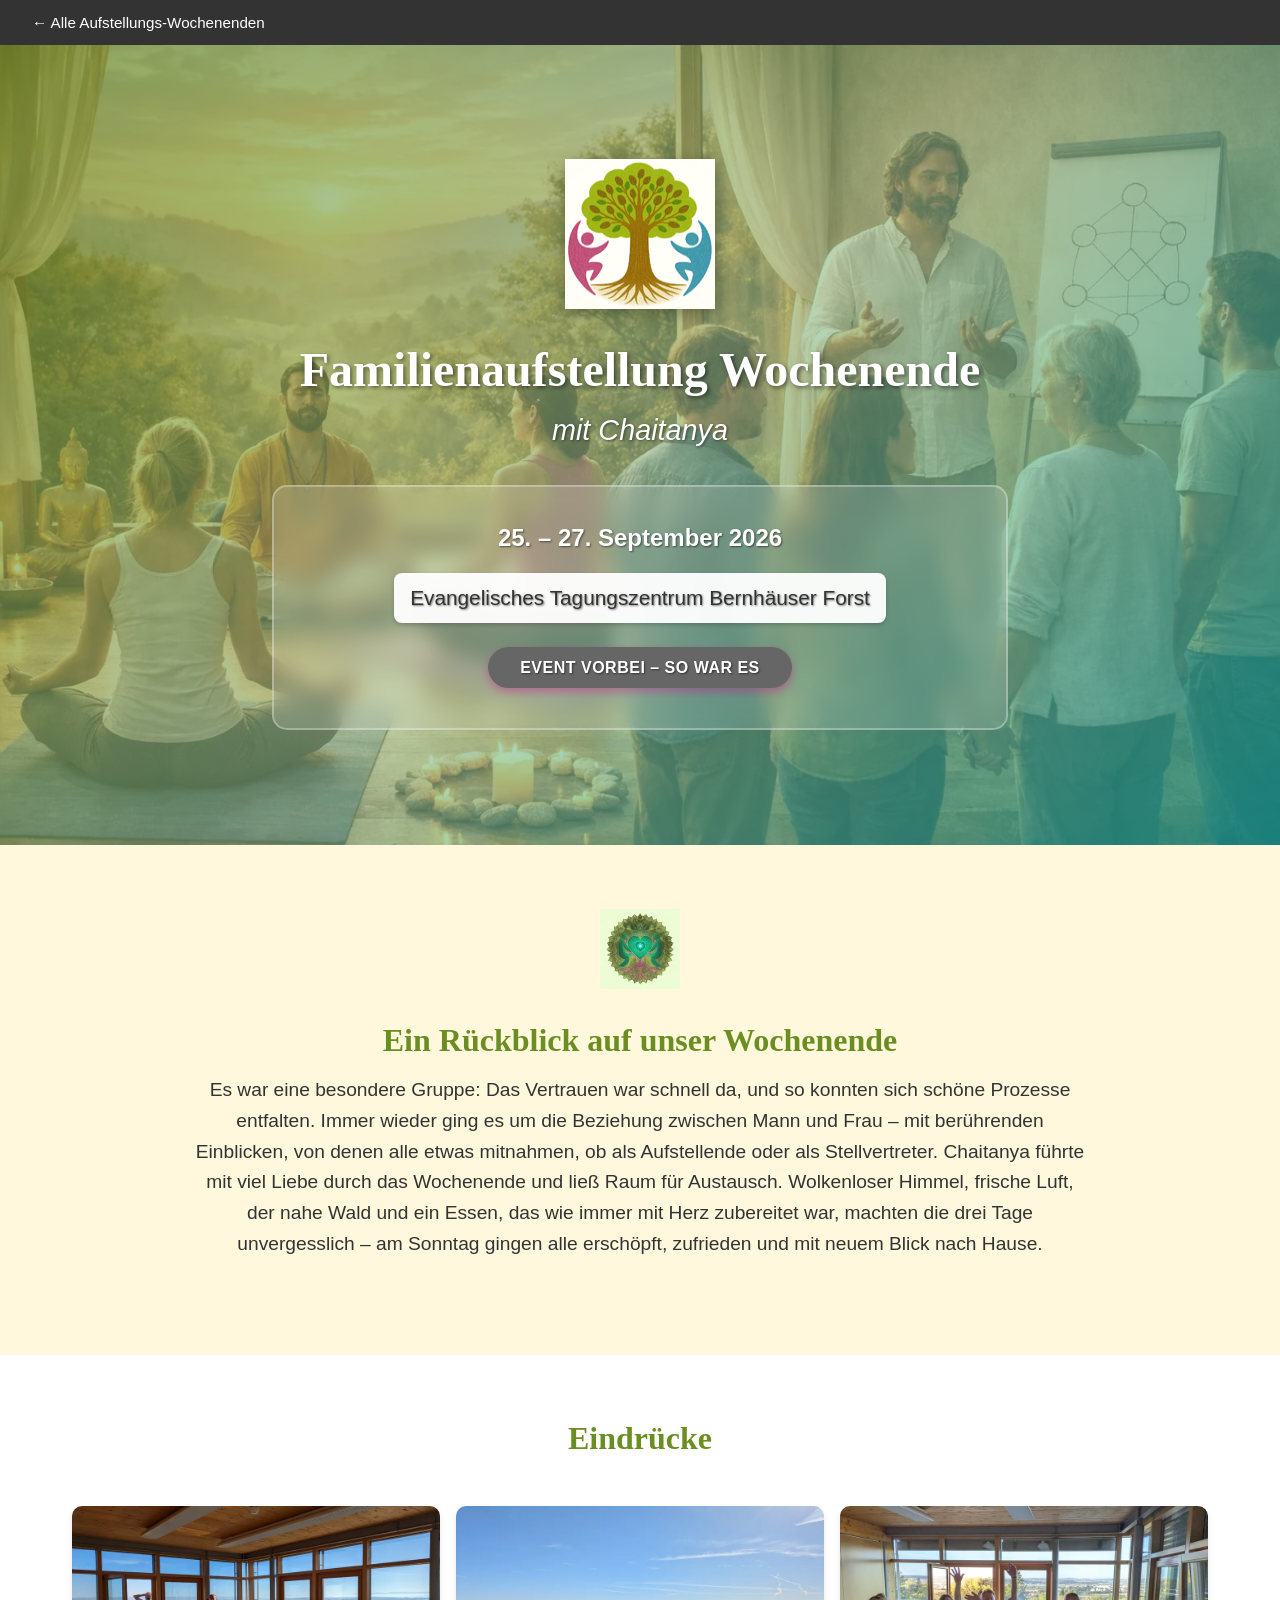
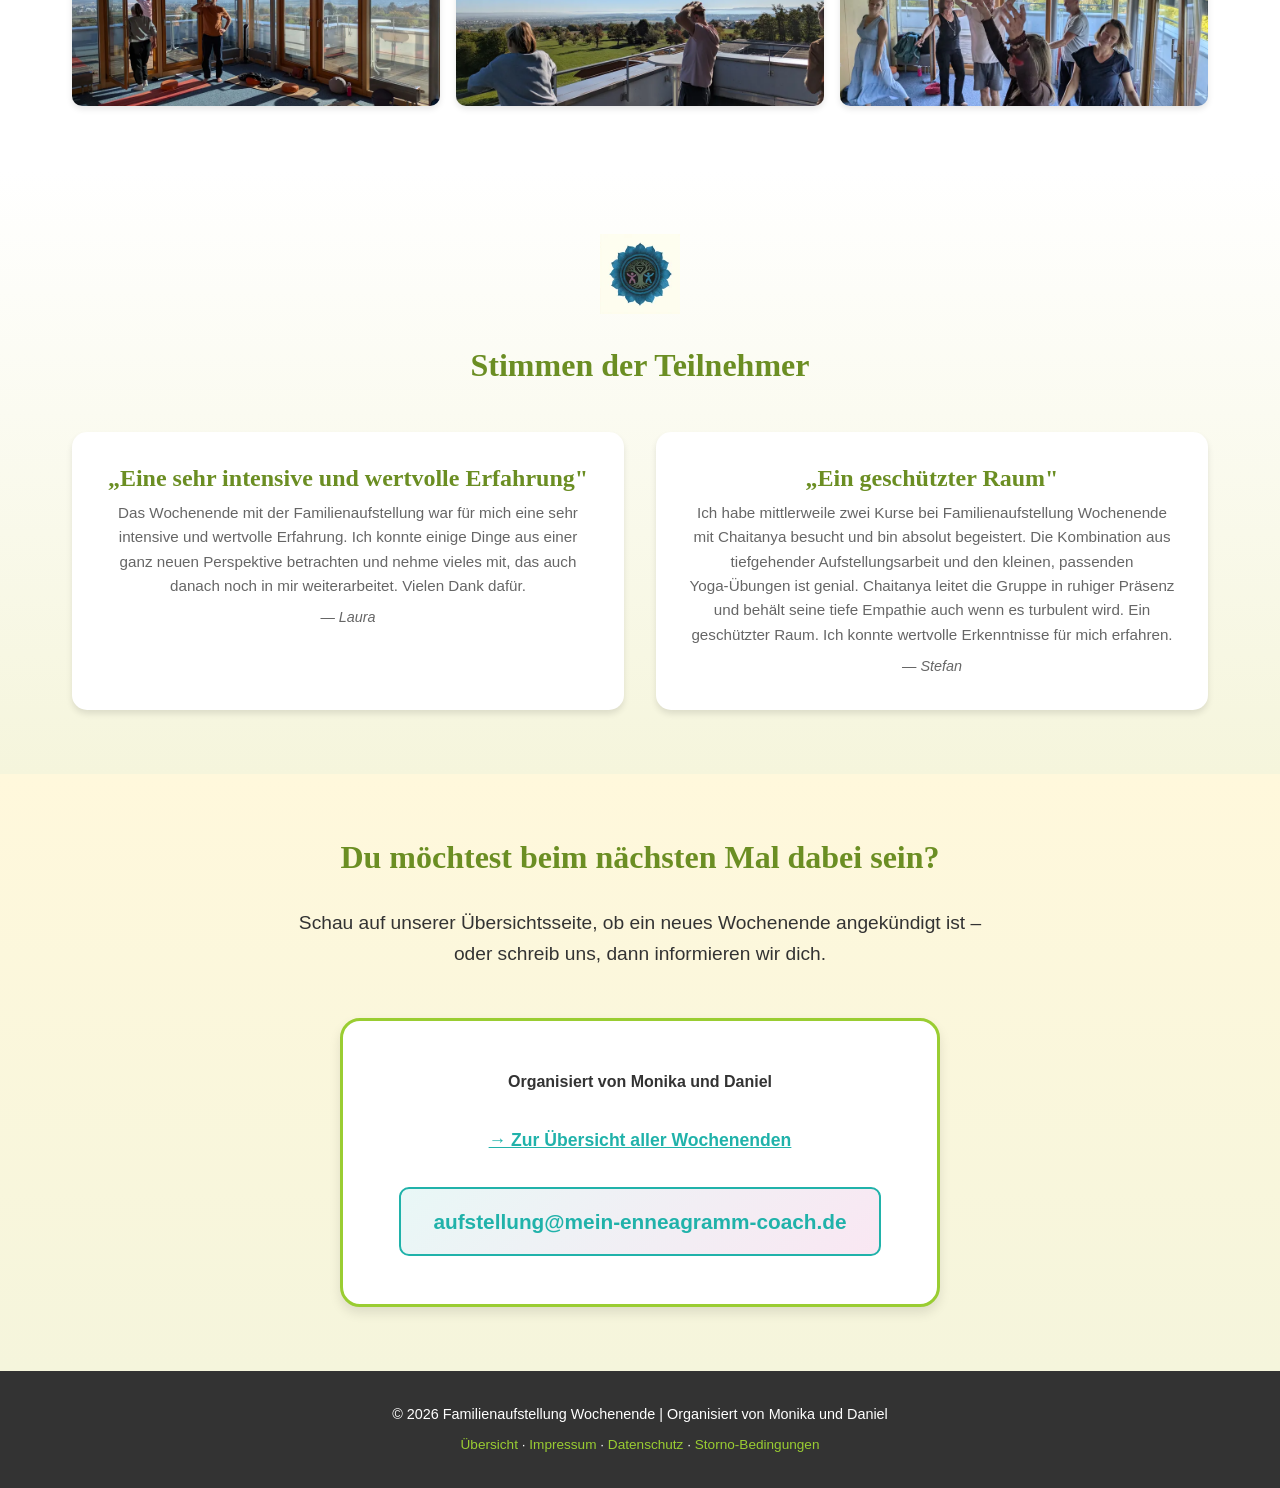
<file: events/2026-09-25-familienaufstellung-befo/index.html>
<!DOCTYPE html>
<html lang="de">
<head>
    <meta charset="UTF-8">
    <meta name="viewport" content="width=device-width, initial-scale=1.0">
    <meta name="description" content="Rückblick: Familienaufstellung Wochenende mit Chaitanya - 25. – 27. September 2026 im Evangelisches Tagungszentrum Bernhäuser Forst">

    <link rel="canonical" href="https://aufstellung.mein-enneagramm-coach.de/events/2026-09-25-familienaufstellung-befo/">

    <meta property="og:title" content="Rückblick: Familienaufstellung Wochenende mit Chaitanya">
    <meta property="og:description" content="Drei Tage intensiver Selbsterfahrung und Heilung durch Familienaufstellung mit Chaitanya im Bernhäuser Forst.">
    <meta property="og:type" content="website">
    <meta property="og:url" content="https://aufstellung.mein-enneagramm-coach.de/events/2026-09-25-familienaufstellung-befo/">
    <meta property="og:image" content="https://aufstellung.mein-enneagramm-coach.de/assets/shared/og/og-default.jpg">
    <meta property="og:image:width" content="1200">
    <meta property="og:image:height" content="630">
    <meta property="og:locale" content="de_DE">
    <meta property="og:site_name" content="Aufstellungs-Wochenenden mit Chaitanya">
    <meta name="twitter:card" content="summary_large_image">

    <title>Rückblick: Familienaufstellung Wochenende | 25. – 27. September 2026</title>
    <link rel="icon" href="/favicon.ico" sizes="any">
    <link rel="stylesheet" href="../../style.css">
    <!-- Hero ist ein CSS-Hintergrund und wird sonst erst nach dem CSS-Parsen entdeckt -->
    <link rel="preload" as="image" href="../../assets/shared/aufstellung/aufstellung.webp">
</head>
<body>
    <!-- Top Nav -->
    <nav class="event-nav">
        <a href="../../index.html" class="back-link">← Alle Aufstellungs-Wochenenden</a>
    </nav>

    <!-- Hero (gedämpfter, "Vergangen" badge statt "Anmeldung") -->
    <header class="hero">
        <div class="hero-overlay"></div>
        <div class="hero-content">
            <img src="../../assets/shared/brand/erlachoase.png" alt="Erlachoase Logo" class="logo" width="150" height="163">
            <h1>Familienaufstellung Wochenende</h1>
            <p class="hero-subtitle">mit Chaitanya</p>
            <div class="hero-details">
                <p class="date">25. – 27. September 2026</p>
                <p class="location-hero">Evangelisches Tagungszentrum Bernhäuser Forst</p>
                <p class="availability-badge" style="background: var(--gray-medium); cursor: default;">Event vorbei – So war es</p>
            </div>
        </div>
    </header>

    <main>
        <!-- Erfahrungsbericht -->
        <section class="welcome">
            <div class="container">
                <img src="../../assets/shared/chakras/chakra_heart.webp" alt="" class="chakra-decoration" width="160" height="160" loading="eager" aria-hidden="true">
                <h2>Ein Rückblick auf unser Wochenende</h2>
                <p class="lead">Es war eine besondere Gruppe: Das Vertrauen war schnell da, und so konnten sich schöne Prozesse entfalten. Immer wieder ging es um die Beziehung zwischen Mann und Frau – mit berührenden Einblicken, von denen alle etwas mitnahmen, ob als Aufstellende oder als Stellvertreter. Chaitanya führte mit viel Liebe durch das Wochenende und ließ Raum für Austausch. Wolkenloser Himmel, frische Luft, der nahe Wald und ein Essen, das wie immer mit Herz zubereitet war, machten die drei Tage unvergesslich – am Sonntag gingen alle erschöpft, zufrieden und mit neuem Blick nach Hause.</p>
            </div>
        </section>

        <!-- Bilder -->
        <section class="location">
            <div class="container">
                <h2>Eindrücke</h2>
                <div class="location-gallery">
                    <div class="gallery-item"><img src="assets/nachher/nachher-1.webp" alt="Eindruck 1" width="900" height="676" loading="lazy"></div>
                    <div class="gallery-item"><img src="assets/nachher/nachher-2.webp" alt="Eindruck 2" width="900" height="676" loading="lazy"></div>
                    <div class="gallery-item"><img src="assets/nachher/nachher-3.webp" alt="Eindruck 3" width="900" height="676" loading="lazy"></div>
                </div>
            </div>
        </section>

        <!-- Stimmen der Teilnehmer -->
        <section class="program">
            <div class="container">
                <img src="../../assets/shared/chakras/chakra_throat.webp" alt="" class="chakra-decoration" width="160" height="160" loading="lazy" aria-hidden="true">
                <h2>Stimmen der Teilnehmer</h2>
                <div class="highlights">
                    <div class="highlight-item">
                        <h3>„Eine sehr intensive und wertvolle Erfahrung"</h3>
                        <p>Das Wochenende mit der Familienaufstellung war für mich eine sehr intensive und wertvolle Erfahrung. Ich konnte einige Dinge aus einer ganz neuen Perspektive betrachten und nehme vieles mit, das auch danach noch in mir weiterarbeitet. Vielen Dank dafür.</p>
                        <p style="margin-top: 0.5rem; color: var(--gray-medium); font-size: 0.9rem;"><em>— Laura</em></p>
                    </div>
                    <div class="highlight-item">
                        <h3>„Ein geschützter Raum"</h3>
                        <p>Ich habe mittlerweile zwei Kurse bei Familienaufstellung Wochenende mit Chaitanya besucht und bin absolut begeistert. Die Kombination aus tiefgehender Aufstellungsarbeit und den kleinen, passenden Yoga-Übungen ist genial. Chaitanya leitet die Gruppe in ruhiger Präsenz und behält seine tiefe Empathie auch wenn es turbulent wird. Ein geschützter Raum. Ich konnte wertvolle Erkenntnisse für mich erfahren.</p>
                        <p style="margin-top: 0.5rem; color: var(--gray-medium); font-size: 0.9rem;"><em>— Stefan</em></p>
                    </div>
                </div>
            </div>
        </section>

        <!-- Verweis auf nächste Events -->
        <section class="contact">
            <div class="container">
                <h2>Du möchtest beim nächsten Mal dabei sein?</h2>
                <p class="lead">Schau auf unserer Übersichtsseite, ob ein neues Wochenende angekündigt ist – oder schreib uns, dann informieren wir dich.</p>

                <div class="contact-box">
                    <p><strong>Organisiert von Monika und Daniel</strong></p>
                    <p class="cta-text">
                        <a href="../../index.html" style="color: var(--turquoise); font-weight: bold;">→ Zur Übersicht aller Wochenenden</a>
                    </p>
                    <a href="mailto:aufstellung@mein-enneagramm-coach.de?subject=Interesse%20an%20zuk%C3%BCnftigen%20Wochenenden" class="email-link">aufstellung@mein-enneagramm-coach.de</a>
                </div>
            </div>
        </section>
    </main>

    <footer>
        <div class="container">
            <p>&copy; 2026 Familienaufstellung Wochenende | Organisiert von Monika und Daniel</p>
            <p class="footer-links">
                <a href="../../index.html">Übersicht</a> ·
                <a href="../../impressum.html">Impressum</a> ·
                <a href="../../datenschutz.html">Datenschutz</a> ·
                <a href="../../storno.html">Storno-Bedingungen</a>
            </p>
        </div>
    </footer>

    <!-- Strukturierte Daten. Kein "offers"-Block: die Anmeldung ist geschlossen,
         ein Preis wäre hier eine Falschangabe. -->
    <script type="application/ld+json">
    {
      "@context": "https://schema.org",
      "@type": "Event",
      "name": "Familienaufstellung Wochenende mit Chaitanya",
      "description": "Drei Tage intensiver Selbsterfahrung und Heilung durch Familienaufstellung mit Chaitanya im Bernhäuser Forst.",
      "startDate": "2026-09-25T09:00:00+02:00",
      "endDate": "2026-09-27T16:00:00+02:00",
      "eventStatus": "https://schema.org/EventScheduled",
      "eventAttendanceMode": "https://schema.org/OfflineEventAttendanceMode",
      "image": "https://aufstellung.mein-enneagramm-coach.de/assets/shared/og/og-default.jpg",
      "url": "https://aufstellung.mein-enneagramm-coach.de/events/2026-09-25-familienaufstellung-befo/",
      "location": {
        "@type": "Place",
        "name": "Evangelisches Tagungszentrum Bernhäuser Forst",
        "address": {
          "@type": "PostalAddress",
          "streetAddress": "Dr.-Manfred-Müller-Straße 4",
          "postalCode": "70794",
          "addressLocality": "Filderstadt",
          "addressCountry": "DE"
        }
      },
      "performer": { "@type": "Person", "name": "Chaitanya" },
      "organizer": {
        "@type": "Organization",
        "name": "Monika und Daniel",
        "email": "aufstellung@mein-enneagramm-coach.de",
        "url": "https://aufstellung.mein-enneagramm-coach.de/"
      }
    }
    </script>
</body>
</html>
</file>
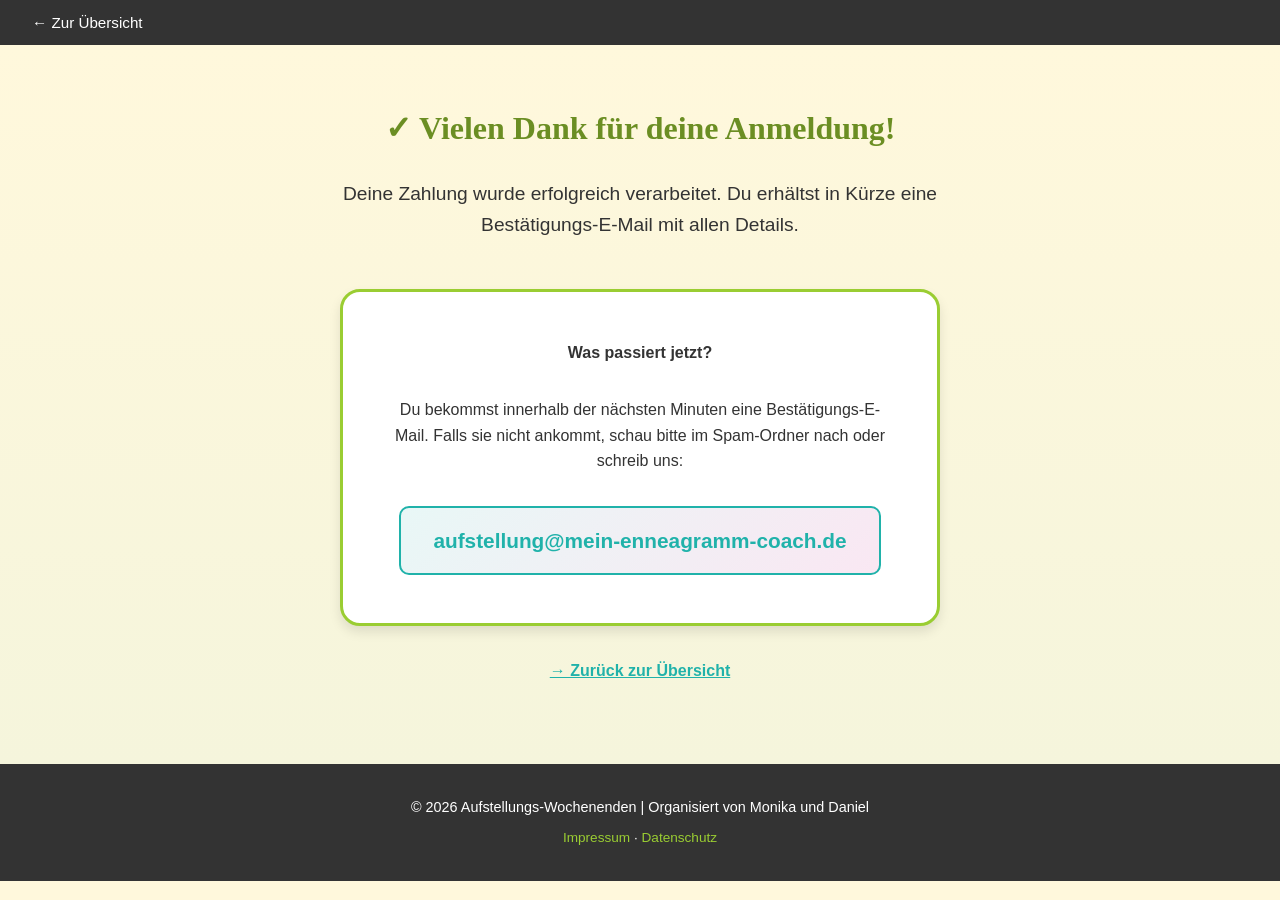
<file: anmeldung-erfolgreich.html>
<!DOCTYPE html>
<html lang="de">
<head>
    <meta charset="UTF-8">
    <meta name="viewport" content="width=device-width, initial-scale=1.0">
    <title>Anmeldung erfolgreich</title>
    <link rel="stylesheet" href="style.css">
    <meta name="robots" content="noindex,follow">
    <link rel="icon" href="/favicon.ico" sizes="any">
</head>
<body>
    <nav class="event-nav">
        <a href="index.html" class="back-link">← Zur Übersicht</a>
    </nav>

    <main>
        <section class="contact" style="padding: 4rem 2rem; min-height: 70vh;">
            <div class="container">
                <h2 style="color: var(--green-dark);">✓ Vielen Dank für deine Anmeldung!</h2>
                <p class="lead">Deine Zahlung wurde erfolgreich verarbeitet. Du erhältst in Kürze eine Bestätigungs-E-Mail mit allen Details.</p>

                <div class="contact-box">
                    <p><strong>Was passiert jetzt?</strong></p>
                    <p>Du bekommst innerhalb der nächsten Minuten eine Bestätigungs-E-Mail. Falls sie nicht ankommt, schau bitte im Spam-Ordner nach oder schreib uns:</p>
                    <a href="mailto:aufstellung@mein-enneagramm-coach.de" class="email-link">aufstellung@mein-enneagramm-coach.de</a>
                </div>

                <p style="text-align: center; margin-top: 2rem;">
                    <a href="index.html" style="color: var(--turquoise); font-weight: bold;">→ Zurück zur Übersicht</a>
                </p>
            </div>
        </section>
    </main>

    <footer>
        <div class="container">
            <p>&copy; 2026 Aufstellungs-Wochenenden | Organisiert von Monika und Daniel</p>
            <p class="footer-links">
                <a href="impressum.html">Impressum</a> ·
                <a href="datenschutz.html">Datenschutz</a>
            </p>
        </div>
    </footer>
</body>
</html>
</file>
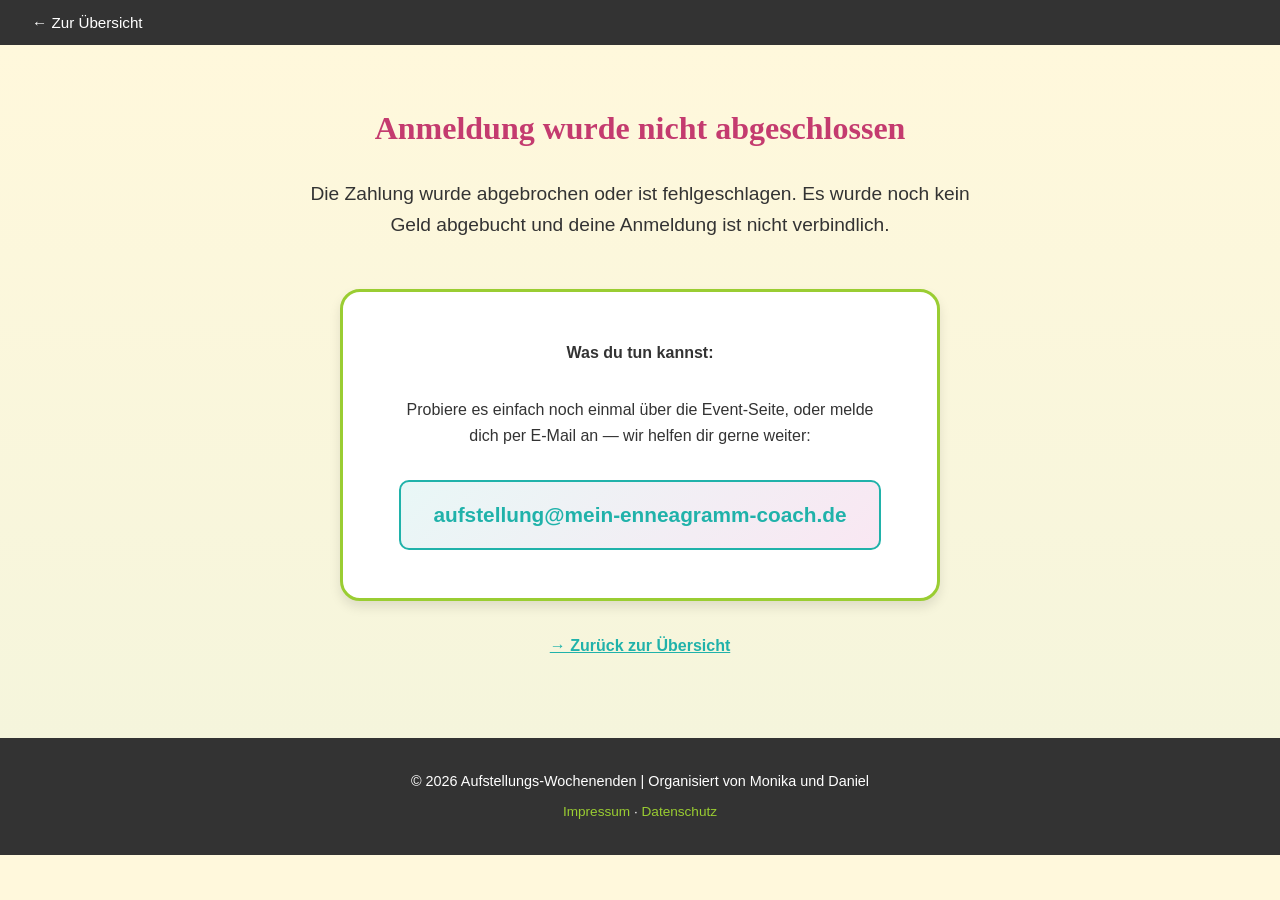
<file: anmeldung-fehlgeschlagen.html>
<!DOCTYPE html>
<html lang="de">
<head>
    <meta charset="UTF-8">
    <meta name="viewport" content="width=device-width, initial-scale=1.0">
    <title>Anmeldung abgebrochen</title>
    <link rel="stylesheet" href="style.css">
    <meta name="robots" content="noindex,follow">
    <link rel="icon" href="/favicon.ico" sizes="any">
</head>
<body>
    <nav class="event-nav">
        <a href="index.html" class="back-link">← Zur Übersicht</a>
    </nav>

    <main>
        <section class="contact" style="padding: 4rem 2rem; min-height: 70vh;">
            <div class="container">
                <h2 style="color: var(--magenta);">Anmeldung wurde nicht abgeschlossen</h2>
                <p class="lead">Die Zahlung wurde abgebrochen oder ist fehlgeschlagen. Es wurde noch kein Geld abgebucht und deine Anmeldung ist nicht verbindlich.</p>

                <div class="contact-box">
                    <p><strong>Was du tun kannst:</strong></p>
                    <p>Probiere es einfach noch einmal über die Event-Seite, oder melde dich per E-Mail an — wir helfen dir gerne weiter:</p>
                    <a href="mailto:aufstellung@mein-enneagramm-coach.de?subject=Frage%20zur%20Anmeldung" class="email-link">aufstellung@mein-enneagramm-coach.de</a>
                </div>

                <p style="text-align: center; margin-top: 2rem;">
                    <a href="index.html" style="color: var(--turquoise); font-weight: bold;">→ Zurück zur Übersicht</a>
                </p>
            </div>
        </section>
    </main>

    <footer>
        <div class="container">
            <p>&copy; 2026 Aufstellungs-Wochenenden | Organisiert von Monika und Daniel</p>
            <p class="footer-links">
                <a href="impressum.html">Impressum</a> ·
                <a href="datenschutz.html">Datenschutz</a>
            </p>
        </div>
    </footer>
</body>
</html>
</file>
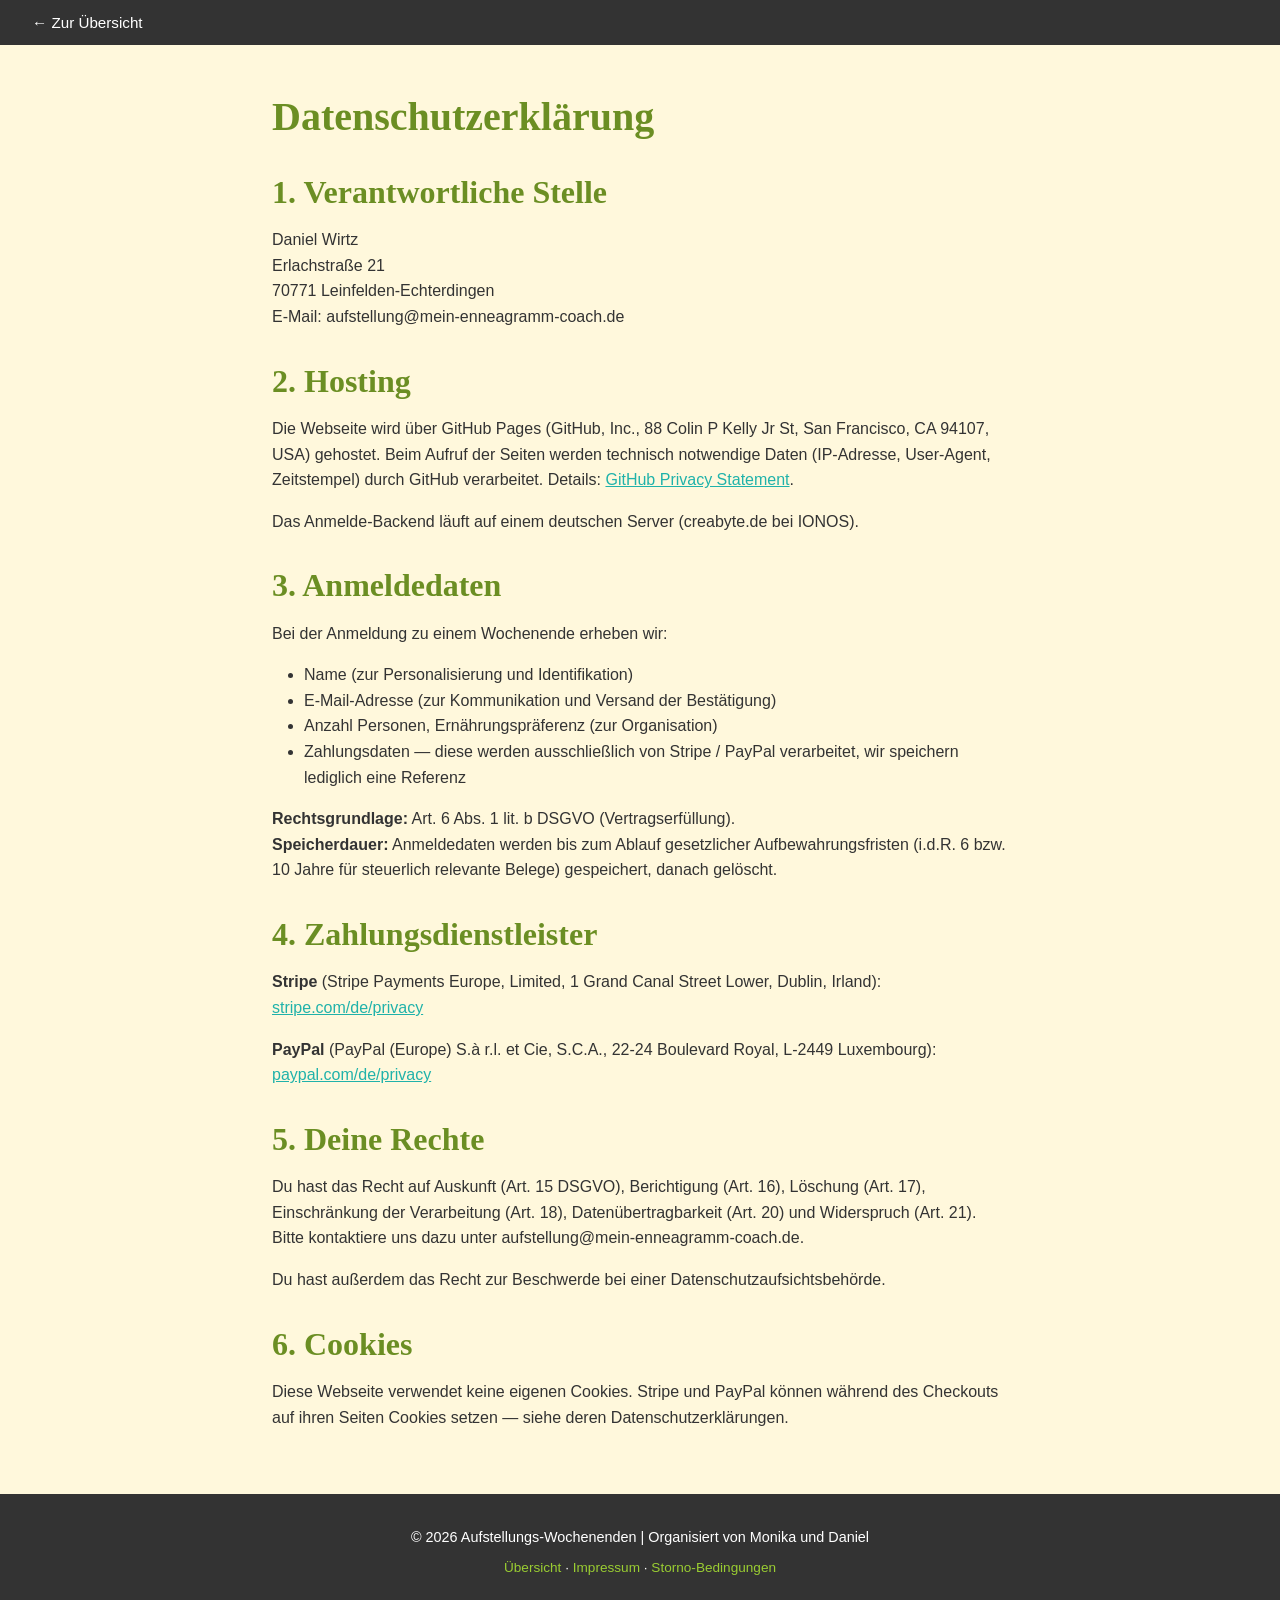
<file: datenschutz.html>
<!DOCTYPE html>
<html lang="de">
<head>
    <meta charset="UTF-8">
    <meta name="viewport" content="width=device-width, initial-scale=1.0">
    <title>Datenschutzerklärung</title>
    <link rel="stylesheet" href="style.css">
    <meta name="description" content="Datenschutzerklärung der Aufstellungs-Wochenenden mit Chaitanya: welche Daten bei der Anmeldung erhoben werden und wie sie verarbeitet werden.">

    <link rel="canonical" href="https://aufstellung.mein-enneagramm-coach.de/datenschutz.html">
    <meta property="og:url" content="https://aufstellung.mein-enneagramm-coach.de/datenschutz.html">
    <meta property="og:image" content="https://aufstellung.mein-enneagramm-coach.de/assets/shared/og/og-default.jpg">
    <meta property="og:image:width" content="1200">
    <meta property="og:image:height" content="630">
    <meta property="og:locale" content="de_DE">
    <meta property="og:site_name" content="Aufstellungs-Wochenenden mit Chaitanya">
    <meta name="twitter:card" content="summary_large_image">
    <link rel="icon" href="/favicon.ico" sizes="any">
</head>
<body>
    <nav class="event-nav">
        <a href="index.html" class="back-link">← Zur Übersicht</a>
    </nav>

    <main>
        <section style="padding: 3rem 2rem; max-width: 800px; margin: 0 auto;">
            <h1 style="color: var(--green-dark); margin-bottom: 2rem;">Datenschutzerklärung</h1>

            <h2 style="color: var(--green-dark);">1. Verantwortliche Stelle</h2>
            <p>
                Daniel Wirtz<br>
                Erlachstraße 21<br>
                70771 Leinfelden-Echterdingen<br>
                E-Mail: aufstellung@mein-enneagramm-coach.de
            </p>

            <h2 style="color: var(--green-dark); margin-top: 2rem;">2. Hosting</h2>
            <p>Die Webseite wird über GitHub Pages (GitHub, Inc., 88 Colin P Kelly Jr St, San Francisco, CA 94107, USA) gehostet. Beim Aufruf der Seiten werden technisch notwendige Daten (IP-Adresse, User-Agent, Zeitstempel) durch GitHub verarbeitet. Details: <a href="https://docs.github.com/en/site-policy/privacy-policies/github-privacy-statement" style="color: var(--turquoise);">GitHub Privacy Statement</a>.</p>
            <p>Das Anmelde-Backend läuft auf einem deutschen Server (creabyte.de bei IONOS).</p>

            <h2 style="color: var(--green-dark); margin-top: 2rem;">3. Anmeldedaten</h2>
            <p>Bei der Anmeldung zu einem Wochenende erheben wir:</p>
            <ul style="margin-left: 2rem; margin-bottom: 1rem;">
                <li>Name (zur Personalisierung und Identifikation)</li>
                <li>E-Mail-Adresse (zur Kommunikation und Versand der Bestätigung)</li>
                <li>Anzahl Personen, Ernährungspräferenz (zur Organisation)</li>
                <li>Zahlungsdaten — diese werden ausschließlich von Stripe / PayPal verarbeitet, wir speichern lediglich eine Referenz</li>
            </ul>
            <p><strong>Rechtsgrundlage:</strong> Art. 6 Abs. 1 lit. b DSGVO (Vertragserfüllung).<br>
            <strong>Speicherdauer:</strong> Anmeldedaten werden bis zum Ablauf gesetzlicher Aufbewahrungsfristen (i.d.R. 6 bzw. 10 Jahre für steuerlich relevante Belege) gespeichert, danach gelöscht.</p>

            <h2 style="color: var(--green-dark); margin-top: 2rem;">4. Zahlungsdienstleister</h2>
            <p><strong>Stripe</strong> (Stripe Payments Europe, Limited, 1 Grand Canal Street Lower, Dublin, Irland): <a href="https://stripe.com/de/privacy" style="color: var(--turquoise);">stripe.com/de/privacy</a></p>
            <p><strong>PayPal</strong> (PayPal (Europe) S.à r.l. et Cie, S.C.A., 22-24 Boulevard Royal, L-2449 Luxembourg): <a href="https://www.paypal.com/de/webapps/mpp/ua/privacy-full" style="color: var(--turquoise);">paypal.com/de/privacy</a></p>

            <h2 style="color: var(--green-dark); margin-top: 2rem;">5. Deine Rechte</h2>
            <p>Du hast das Recht auf Auskunft (Art. 15 DSGVO), Berichtigung (Art. 16), Löschung (Art. 17), Einschränkung der Verarbeitung (Art. 18), Datenübertragbarkeit (Art. 20) und Widerspruch (Art. 21). Bitte kontaktiere uns dazu unter aufstellung@mein-enneagramm-coach.de.</p>
            <p>Du hast außerdem das Recht zur Beschwerde bei einer Datenschutzaufsichtsbehörde.</p>

            <h2 style="color: var(--green-dark); margin-top: 2rem;">6. Cookies</h2>
            <p>Diese Webseite verwendet keine eigenen Cookies. Stripe und PayPal können während des Checkouts auf ihren Seiten Cookies setzen — siehe deren Datenschutzerklärungen.</p>
        </section>
    </main>

    <footer>
        <div class="container">
            <p>&copy; 2026 Aufstellungs-Wochenenden | Organisiert von Monika und Daniel</p>
            <p class="footer-links">
                <a href="index.html">Übersicht</a> ·
                <a href="impressum.html">Impressum</a> ·
                <a href="storno.html">Storno-Bedingungen</a>
            </p>
        </div>
    </footer>
</body>
</html>
</file>
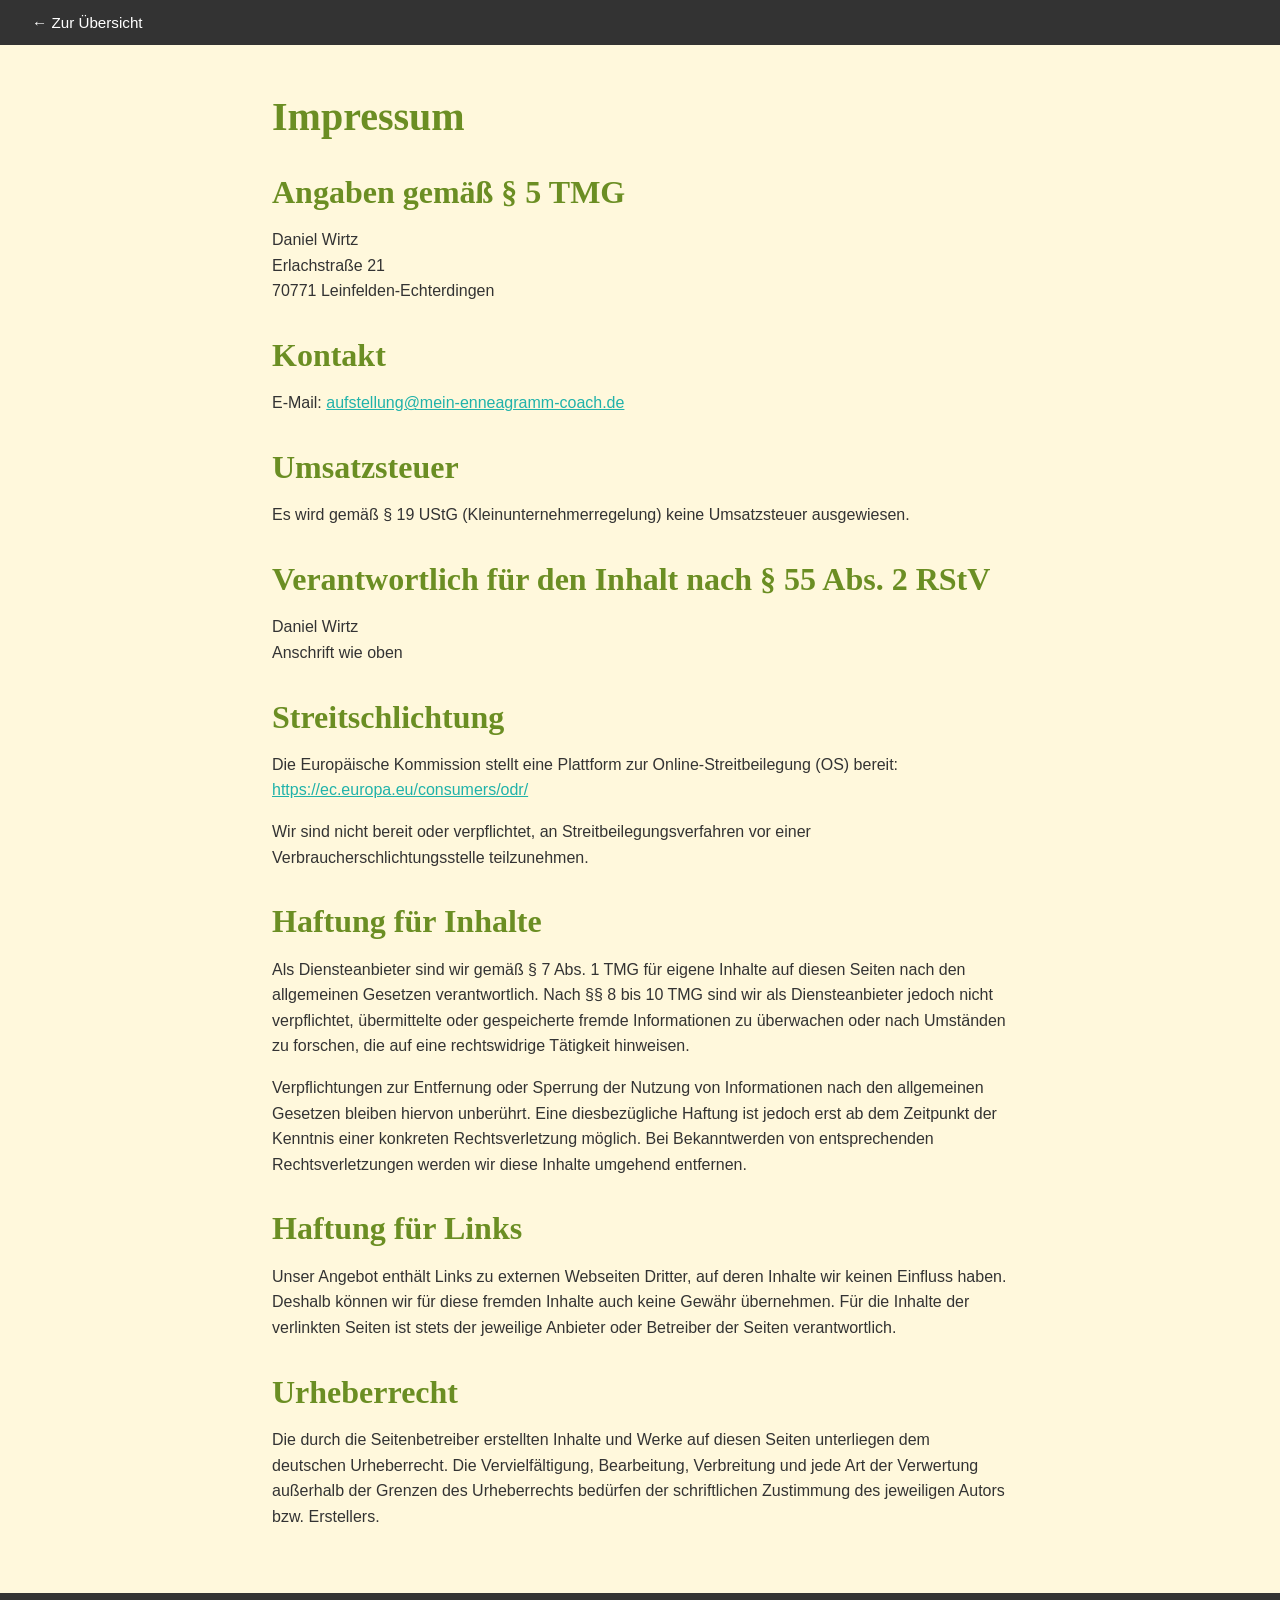
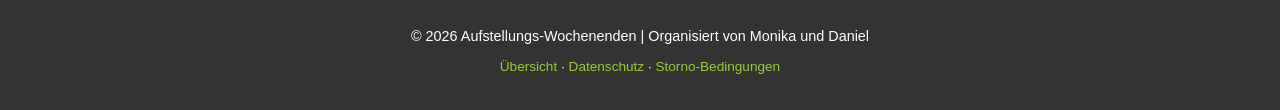
<file: impressum.html>
<!DOCTYPE html>
<html lang="de">
<head>
    <meta charset="UTF-8">
    <meta name="viewport" content="width=device-width, initial-scale=1.0">
    <title>Impressum</title>
    <link rel="stylesheet" href="style.css">
    <meta name="description" content="Impressum und Anbieterkennzeichnung der Aufstellungs-Wochenenden mit Chaitanya, organisiert von Monika und Daniel.">

    <link rel="canonical" href="https://aufstellung.mein-enneagramm-coach.de/impressum.html">
    <meta property="og:url" content="https://aufstellung.mein-enneagramm-coach.de/impressum.html">
    <meta property="og:image" content="https://aufstellung.mein-enneagramm-coach.de/assets/shared/og/og-default.jpg">
    <meta property="og:image:width" content="1200">
    <meta property="og:image:height" content="630">
    <meta property="og:locale" content="de_DE">
    <meta property="og:site_name" content="Aufstellungs-Wochenenden mit Chaitanya">
    <meta name="twitter:card" content="summary_large_image">
    <link rel="icon" href="/favicon.ico" sizes="any">
</head>
<body>
    <nav class="event-nav">
        <a href="index.html" class="back-link">← Zur Übersicht</a>
    </nav>

    <main>
        <section style="padding: 3rem 2rem; max-width: 800px; margin: 0 auto;">
            <h1 style="color: var(--green-dark); margin-bottom: 2rem;">Impressum</h1>

            <h2 style="color: var(--green-dark);">Angaben gemäß § 5 TMG</h2>
            <p>
                Daniel Wirtz<br>
                Erlachstraße 21<br>
                70771 Leinfelden-Echterdingen
            </p>

            <h2 style="color: var(--green-dark); margin-top: 2rem;">Kontakt</h2>
            <p>
                E-Mail: <a href="mailto:aufstellung@mein-enneagramm-coach.de" style="color: var(--turquoise);">aufstellung@mein-enneagramm-coach.de</a>
            </p>

            <h2 style="color: var(--green-dark); margin-top: 2rem;">Umsatzsteuer</h2>
            <p>Es wird gemäß § 19 UStG (Kleinunternehmerregelung) keine Umsatzsteuer ausgewiesen.</p>

            <h2 style="color: var(--green-dark); margin-top: 2rem;">Verantwortlich für den Inhalt nach § 55 Abs. 2 RStV</h2>
            <p>
                Daniel Wirtz<br>
                Anschrift wie oben
            </p>

            <h2 style="color: var(--green-dark); margin-top: 2rem;">Streitschlichtung</h2>
            <p>Die Europäische Kommission stellt eine Plattform zur Online-Streitbeilegung (OS) bereit: <a href="https://ec.europa.eu/consumers/odr/" target="_blank" rel="noopener" style="color: var(--turquoise);">https://ec.europa.eu/consumers/odr/</a></p>
            <p>Wir sind nicht bereit oder verpflichtet, an Streitbeilegungsverfahren vor einer Verbraucherschlichtungsstelle teilzunehmen.</p>

            <h2 style="color: var(--green-dark); margin-top: 2rem;">Haftung für Inhalte</h2>
            <p>Als Diensteanbieter sind wir gemäß § 7 Abs. 1 TMG für eigene Inhalte auf diesen Seiten nach den allgemeinen Gesetzen verantwortlich. Nach §§ 8 bis 10 TMG sind wir als Diensteanbieter jedoch nicht verpflichtet, übermittelte oder gespeicherte fremde Informationen zu überwachen oder nach Umständen zu forschen, die auf eine rechtswidrige Tätigkeit hinweisen.</p>
            <p>Verpflichtungen zur Entfernung oder Sperrung der Nutzung von Informationen nach den allgemeinen Gesetzen bleiben hiervon unberührt. Eine diesbezügliche Haftung ist jedoch erst ab dem Zeitpunkt der Kenntnis einer konkreten Rechtsverletzung möglich. Bei Bekanntwerden von entsprechenden Rechtsverletzungen werden wir diese Inhalte umgehend entfernen.</p>

            <h2 style="color: var(--green-dark); margin-top: 2rem;">Haftung für Links</h2>
            <p>Unser Angebot enthält Links zu externen Webseiten Dritter, auf deren Inhalte wir keinen Einfluss haben. Deshalb können wir für diese fremden Inhalte auch keine Gewähr übernehmen. Für die Inhalte der verlinkten Seiten ist stets der jeweilige Anbieter oder Betreiber der Seiten verantwortlich.</p>

            <h2 style="color: var(--green-dark); margin-top: 2rem;">Urheberrecht</h2>
            <p>Die durch die Seitenbetreiber erstellten Inhalte und Werke auf diesen Seiten unterliegen dem deutschen Urheberrecht. Die Vervielfältigung, Bearbeitung, Verbreitung und jede Art der Verwertung außerhalb der Grenzen des Urheberrechts bedürfen der schriftlichen Zustimmung des jeweiligen Autors bzw. Erstellers.</p>
        </section>
    </main>

    <footer>
        <div class="container">
            <p>&copy; 2026 Aufstellungs-Wochenenden | Organisiert von Monika und Daniel</p>
            <p class="footer-links">
                <a href="index.html">Übersicht</a> ·
                <a href="datenschutz.html">Datenschutz</a> ·
                <a href="storno.html">Storno-Bedingungen</a>
            </p>
        </div>
    </footer>
</body>
</html>
</file>
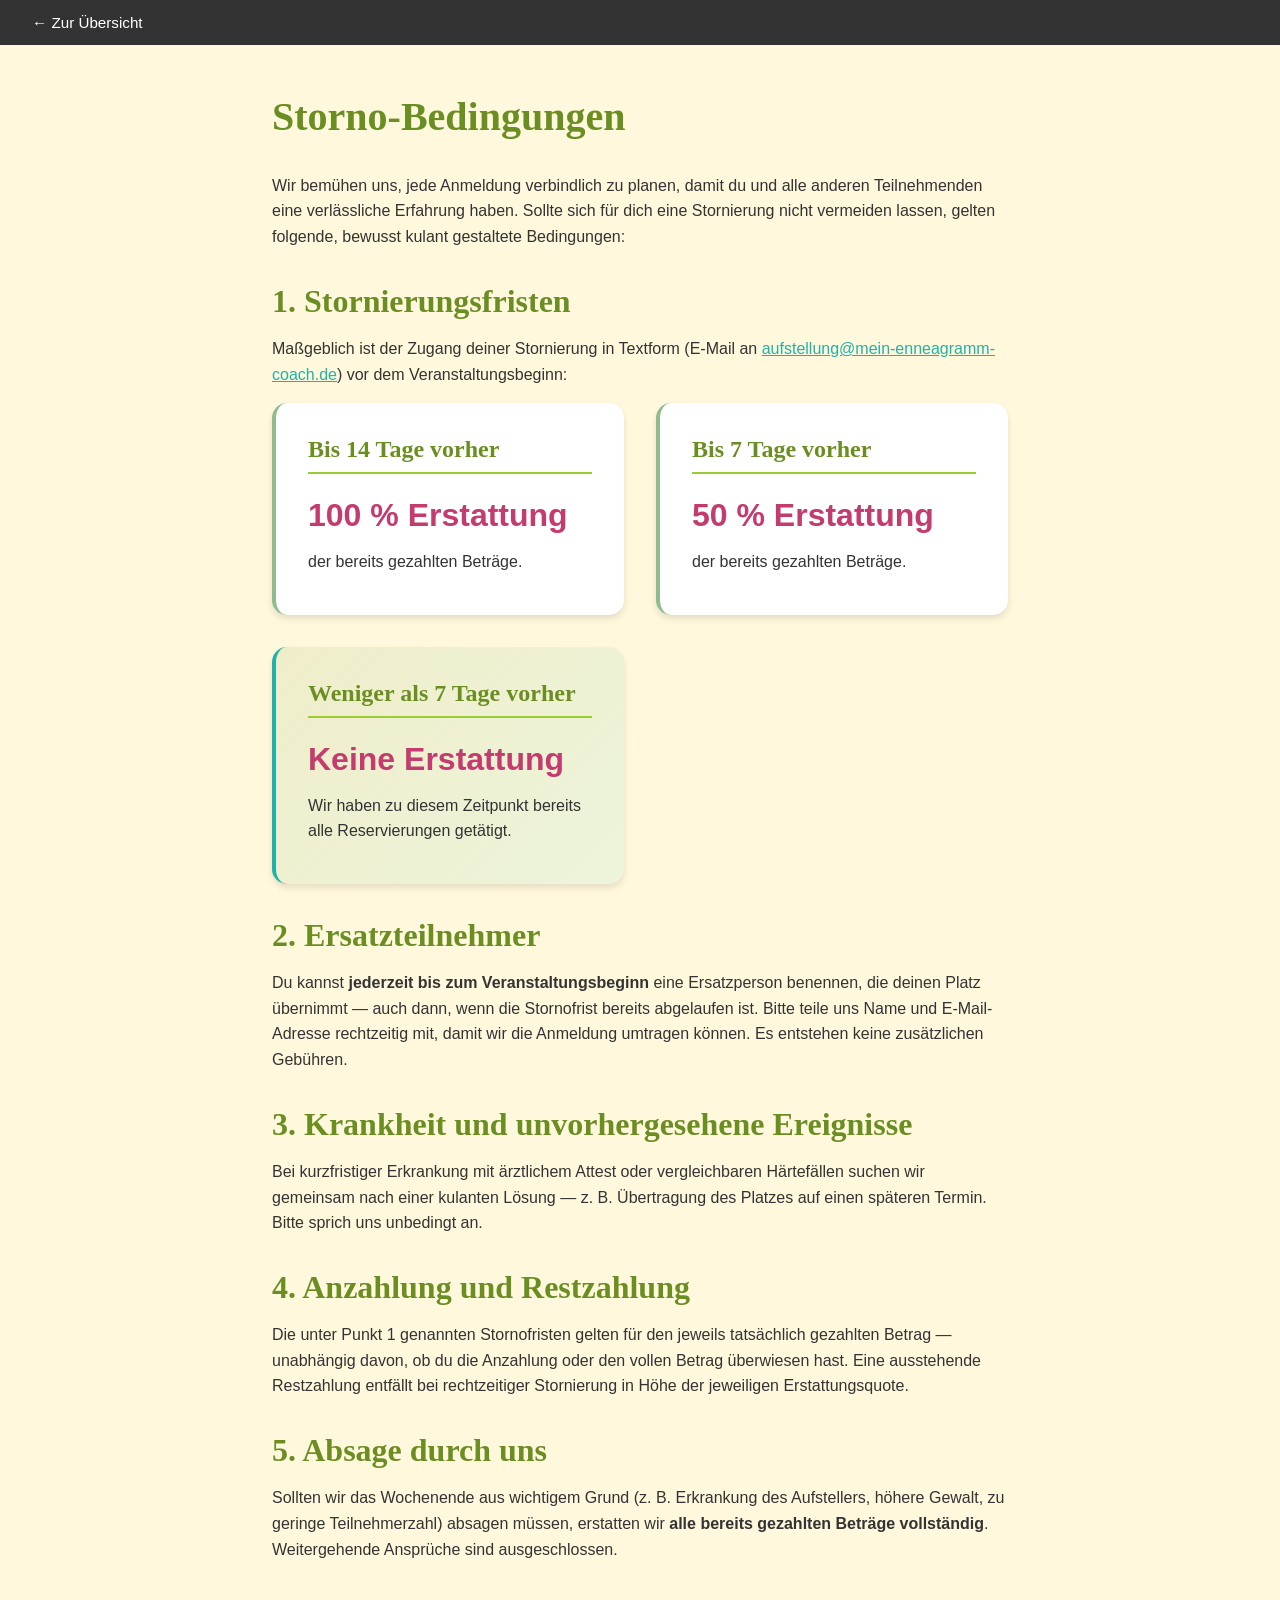
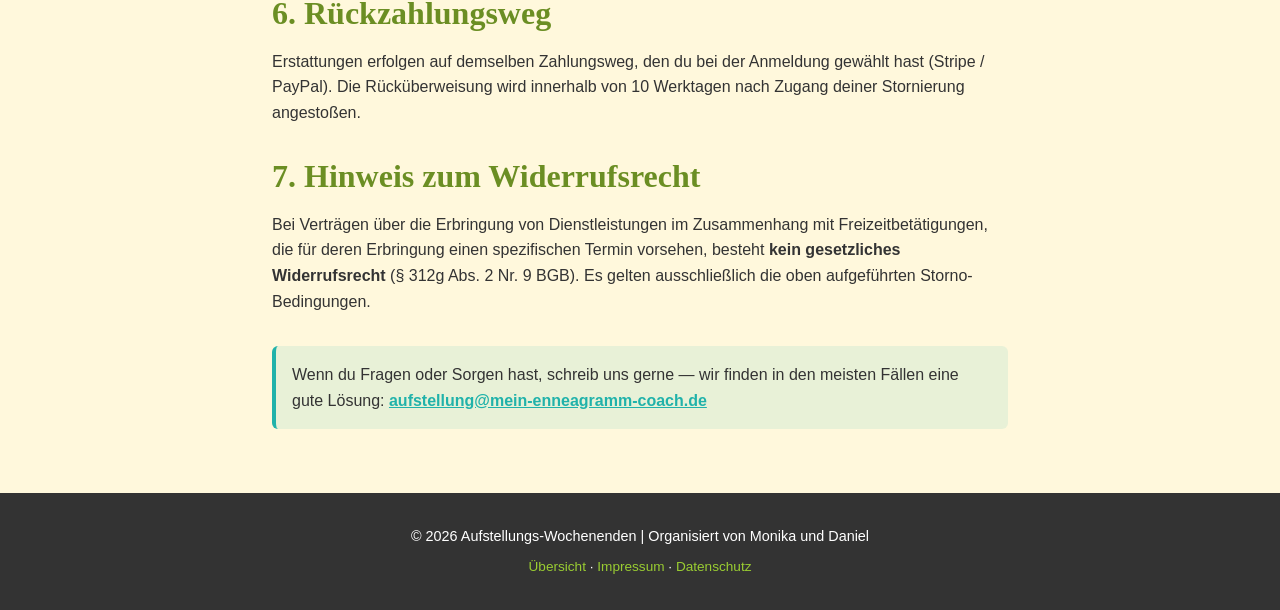
<file: storno.html>
<!DOCTYPE html>
<html lang="de">
<head>
    <meta charset="UTF-8">
    <meta name="viewport" content="width=device-width, initial-scale=1.0">
    <title>Storno-Bedingungen</title>
    <link rel="stylesheet" href="style.css">
    <meta name="description" content="Storno-Bedingungen für die Aufstellungs-Wochenenden mit Chaitanya: Fristen, Anzahlung und Rückerstattung.">

    <link rel="canonical" href="https://aufstellung.mein-enneagramm-coach.de/storno.html">
    <meta property="og:url" content="https://aufstellung.mein-enneagramm-coach.de/storno.html">
    <meta property="og:image" content="https://aufstellung.mein-enneagramm-coach.de/assets/shared/og/og-default.jpg">
    <meta property="og:image:width" content="1200">
    <meta property="og:image:height" content="630">
    <meta property="og:locale" content="de_DE">
    <meta property="og:site_name" content="Aufstellungs-Wochenenden mit Chaitanya">
    <meta name="twitter:card" content="summary_large_image">
    <link rel="icon" href="/favicon.ico" sizes="any">
</head>
<body>
    <nav class="event-nav">
        <a href="index.html" class="back-link">← Zur Übersicht</a>
    </nav>

    <main>
        <section style="padding: 3rem 2rem; max-width: 800px; margin: 0 auto;">
            <h1 style="color: var(--green-dark); margin-bottom: 2rem;">Storno-Bedingungen</h1>

            <p>Wir bemühen uns, jede Anmeldung verbindlich zu planen, damit du und alle anderen Teilnehmenden eine verlässliche Erfahrung haben. Sollte sich für dich eine Stornierung nicht vermeiden lassen, gelten folgende, bewusst kulant gestaltete Bedingungen:</p>

            <h2 style="color: var(--green-dark); margin-top: 2rem;">1. Stornierungsfristen</h2>
            <p>Maßgeblich ist der Zugang deiner Stornierung in Textform (E-Mail an <a href="mailto:aufstellung@mein-enneagramm-coach.de" style="color: var(--turquoise);">aufstellung@mein-enneagramm-coach.de</a>) vor dem Veranstaltungsbeginn:</p>
            <div class="info-grid" style="margin-top: 1rem;">
                <div class="info-card">
                    <h3>Bis 14 Tage vorher</h3>
                    <p class="price">100 % Erstattung</p>
                    <p>der bereits gezahlten Beträge.</p>
                </div>
                <div class="info-card">
                    <h3>Bis 7 Tage vorher</h3>
                    <p class="price">50 % Erstattung</p>
                    <p>der bereits gezahlten Beträge.</p>
                </div>
                <div class="info-card highlight-card">
                    <h3>Weniger als 7 Tage vorher</h3>
                    <p class="price">Keine Erstattung</p>
                    <p>Wir haben zu diesem Zeitpunkt bereits alle Reservierungen getätigt.</p>
                </div>
            </div>

            <h2 style="color: var(--green-dark); margin-top: 2rem;">2. Ersatzteilnehmer</h2>
            <p>Du kannst <strong>jederzeit bis zum Veranstaltungsbeginn</strong> eine Ersatzperson benennen, die deinen Platz übernimmt — auch dann, wenn die Stornofrist bereits abgelaufen ist. Bitte teile uns Name und E-Mail-Adresse rechtzeitig mit, damit wir die Anmeldung umtragen können. Es entstehen keine zusätzlichen Gebühren.</p>

            <h2 style="color: var(--green-dark); margin-top: 2rem;">3. Krankheit und unvorhergesehene Ereignisse</h2>
            <p>Bei kurzfristiger Erkrankung mit ärztlichem Attest oder vergleichbaren Härtefällen suchen wir gemeinsam nach einer kulanten Lösung — z. B. Übertragung des Platzes auf einen späteren Termin. Bitte sprich uns unbedingt an.</p>

            <h2 style="color: var(--green-dark); margin-top: 2rem;">4. Anzahlung und Restzahlung</h2>
            <p>Die unter Punkt 1 genannten Stornofristen gelten für den jeweils tatsächlich gezahlten Betrag — unabhängig davon, ob du die Anzahlung oder den vollen Betrag überwiesen hast. Eine ausstehende Restzahlung entfällt bei rechtzeitiger Stornierung in Höhe der jeweiligen Erstattungsquote.</p>

            <h2 style="color: var(--green-dark); margin-top: 2rem;">5. Absage durch uns</h2>
            <p>Sollten wir das Wochenende aus wichtigem Grund (z. B. Erkrankung des Aufstellers, höhere Gewalt, zu geringe Teilnehmerzahl) absagen müssen, erstatten wir <strong>alle bereits gezahlten Beträge vollständig</strong>. Weitergehende Ansprüche sind ausgeschlossen.</p>

            <h2 style="color: var(--green-dark); margin-top: 2rem;">6. Rückzahlungsweg</h2>
            <p>Erstattungen erfolgen auf demselben Zahlungsweg, den du bei der Anmeldung gewählt hast (Stripe / PayPal). Die Rücküberweisung wird innerhalb von 10 Werktagen nach Zugang deiner Stornierung angestoßen.</p>

            <h2 style="color: var(--green-dark); margin-top: 2rem;">7. Hinweis zum Widerrufsrecht</h2>
            <p>Bei Verträgen über die Erbringung von Dienstleistungen im Zusammenhang mit Freizeitbetätigungen, die für deren Erbringung einen spezifischen Termin vorsehen, besteht <strong>kein gesetzliches Widerrufsrecht</strong> (§ 312g Abs. 2 Nr. 9 BGB). Es gelten ausschließlich die oben aufgeführten Storno-Bedingungen.</p>

            <p style="background: rgba(32, 178, 170, 0.1); padding: 1rem; border-left: 4px solid var(--turquoise); border-radius: 6px; margin-top: 2rem;">Wenn du Fragen oder Sorgen hast, schreib uns gerne — wir finden in den meisten Fällen eine gute Lösung: <a href="mailto:aufstellung@mein-enneagramm-coach.de" style="color: var(--turquoise); font-weight: bold;">aufstellung@mein-enneagramm-coach.de</a></p>
        </section>
    </main>

    <footer>
        <div class="container">
            <p>&copy; 2026 Aufstellungs-Wochenenden | Organisiert von Monika und Daniel</p>
            <p class="footer-links">
                <a href="index.html">Übersicht</a> ·
                <a href="impressum.html">Impressum</a> ·
                <a href="datenschutz.html">Datenschutz</a>
            </p>
        </div>
    </footer>
</body>
</html>
</file>
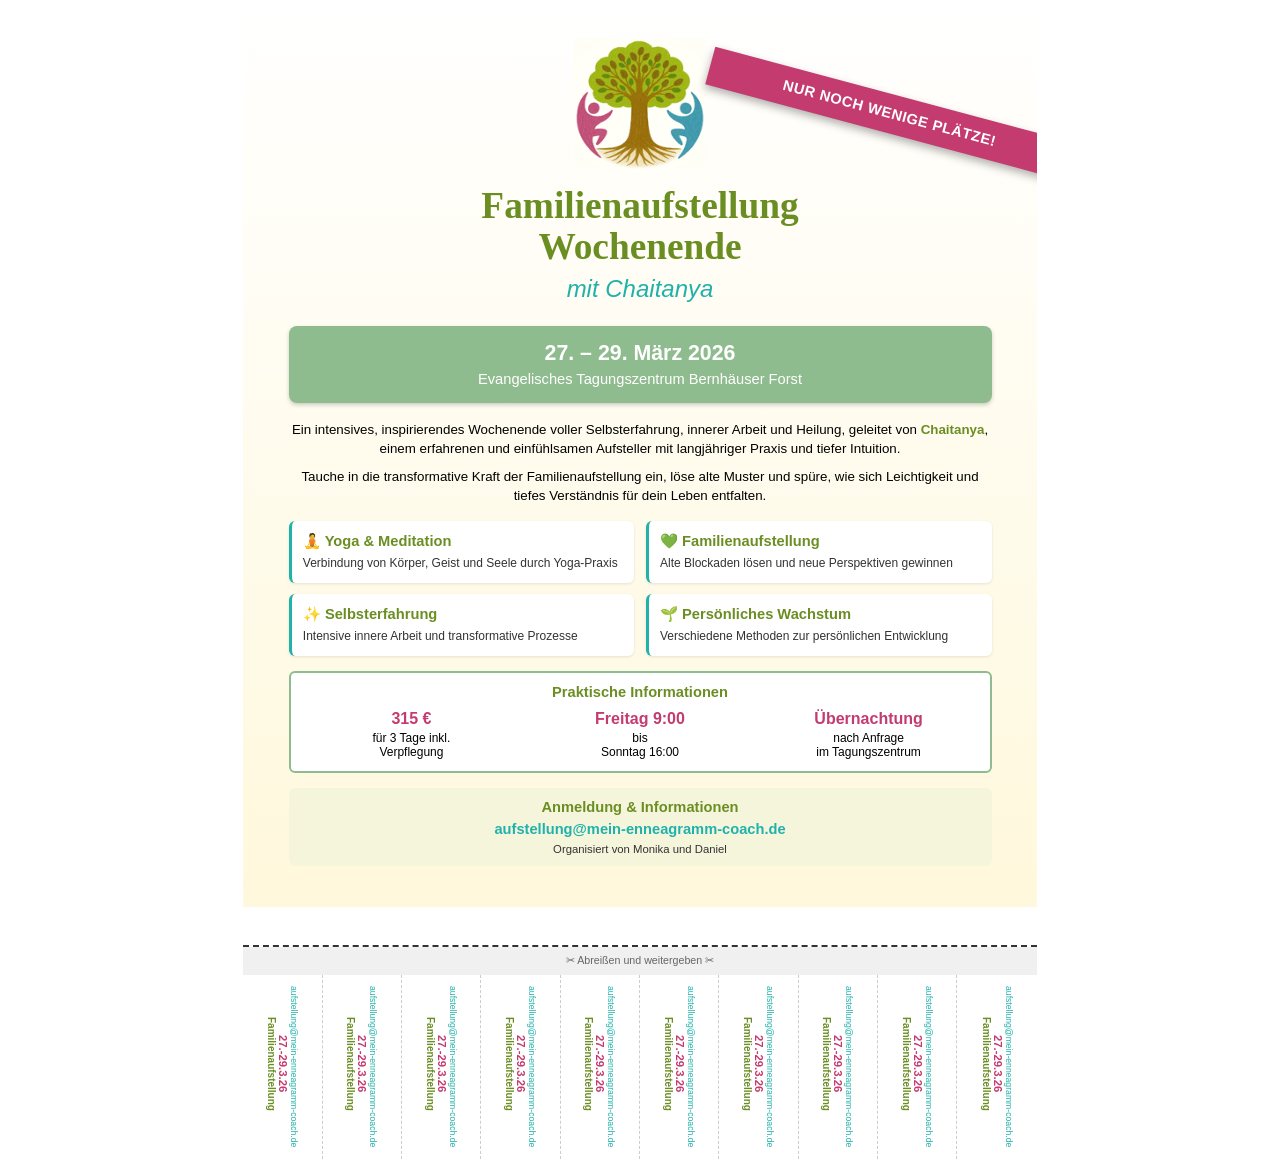
<file: events/2026-03-27-familienaufstellung-bernhaeuser-forst/flyer.html>
<!DOCTYPE html>
<html lang="de">
<head>
    <meta charset="UTF-8">
    <meta name="viewport" content="width=device-width, initial-scale=1.0">
    <title>Familienaufstellung Wochenende - Flyer</title>
    <style>
        /* A4 Format und Print Styles */
        @page {
            size: A4;
            margin: 0;
        }

        * {
            margin: 0;
            padding: 0;
            box-sizing: border-box;
        }

        body {
            font-family: 'Segoe UI', Tahoma, Geneva, Verdana, sans-serif;
            background: #ffffff;
            width: 210mm;
            height: 297mm;
            margin: 0 auto;
            position: relative;
            overflow: hidden;
        }

        /* Farbschema */
        :root {
            --green-dark: #6B8E23;
            --green-medium: #8FBC8F;
            --magenta: #C43B6F;
            --turquoise: #20B2AA;
            --beige: #F5F5DC;
            --cream: #FFF8DC;
            --gray-dark: #333333;
        }

        /* Hauptinhalt des Flyers */
        .flyer-content {
            position: relative;
            min-height: 240mm;
            max-height: 250mm;
            padding: 10mm 12mm 8mm 12mm;
            background: linear-gradient(
                to bottom,
                #ffffff 0%,
                #FFF8DC 100%
            );
            margin-bottom: 47mm;
            overflow: hidden;
        }

        /* Header mit Logo */
        .header {
            text-align: center;
            margin-bottom: 6mm;
        }

        .logo {
            width: 35mm;
            height: 35mm;
            margin: 0 auto 3mm;
        }

        .header h1 {
            font-family: Georgia, serif;
            font-size: 28pt;
            color: var(--green-dark);
            margin-bottom: 2mm;
            line-height: 1.1;
        }

        .header .subtitle {
            font-size: 18pt;
            color: var(--turquoise);
            font-style: italic;
            margin-bottom: 4mm;
        }

        /* Badge */
        .availability-badge {
            position: absolute;
            top: 25mm;
            right: -10mm;
            background: var(--magenta);
            color: white;
            padding: 3mm 20mm;
            font-weight: bold;
            font-size: 11pt;
            text-transform: uppercase;
            letter-spacing: 0.5px;
            transform: rotate(15deg);
            box-shadow: 0 4px 8px rgba(0, 0, 0, 0.3);
            z-index: 10;
        }

        /* Datum und Ort Box */
        .event-info {
            background: var(--green-medium);
            color: white;
            padding: 4mm;
            border-radius: 8px;
            text-align: center;
            margin-bottom: 5mm;
            box-shadow: 0 2px 4px rgba(0, 0, 0, 0.2);
        }

        .event-info .date {
            font-size: 16pt;
            font-weight: bold;
            margin-bottom: 1.5mm;
        }

        .event-info .location {
            font-size: 11pt;
        }

        /* Beschreibung */
        .description {
            margin-bottom: 4mm;
            line-height: 1.4;
            font-size: 10pt;
            text-align: center;
        }

        .description p {
            margin-bottom: 2.5mm;
        }

        .description strong {
            color: var(--green-dark);
        }

        /* Highlights Grid */
        .highlights {
            display: grid;
            grid-template-columns: 1fr 1fr;
            gap: 3mm;
            margin-bottom: 4mm;
        }

        .highlight-box {
            background: white;
            padding: 3mm;
            border-radius: 6px;
            border-left: 3px solid var(--turquoise);
            box-shadow: 0 1px 3px rgba(0, 0, 0, 0.1);
        }

        .highlight-box h3 {
            color: var(--green-dark);
            font-size: 11pt;
            margin-bottom: 1.5mm;
        }

        .highlight-box p {
            font-size: 9pt;
            line-height: 1.3;
            color: var(--gray-dark);
        }

        /* Details Box */
        .details {
            background: white;
            padding: 3mm;
            border-radius: 6px;
            border: 2px solid var(--green-medium);
            margin-bottom: 4mm;
        }

        .details h3 {
            color: var(--green-dark);
            font-size: 11pt;
            margin-bottom: 2.5mm;
            text-align: center;
        }

        .details-grid {
            display: grid;
            grid-template-columns: 1fr 1fr 1fr;
            gap: 2.5mm;
            text-align: center;
            font-size: 9pt;
        }

        .detail-item strong {
            display: block;
            color: var(--magenta);
            font-size: 12pt;
            margin-bottom: 1mm;
        }

        /* Kontakt */
        .contact {
            text-align: center;
            background: var(--beige);
            padding: 3mm;
            border-radius: 6px;
        }

        .contact h3 {
            color: var(--green-dark);
            font-size: 11pt;
            margin-bottom: 1.5mm;
        }

        .contact .email {
            font-size: 11pt;
            color: var(--turquoise);
            font-weight: bold;
        }

        .contact .organizers {
            font-size: 8.5pt;
            color: var(--gray-dark);
            margin-top: 1.5mm;
        }

        /* Abreißzettel */
        .tear-off-section {
            position: absolute;
            bottom: 0;
            left: 0;
            right: 0;
            height: 47mm;
            border-top: 2px dashed var(--gray-dark);
            background: white;
        }

        .tear-off-instruction {
            text-align: center;
            font-size: 8pt;
            color: #666;
            padding: 2mm 0;
            background: #f0f0f0;
        }

        .tear-off-strips {
            display: grid;
            grid-template-columns: repeat(10, 1fr);
            height: calc(47mm - 6mm);
        }

        .strip {
            border-right: 1px dashed #ccc;
            padding: 3mm 2mm;
            text-align: center;
            display: flex;
            flex-direction: column;
            justify-content: center;
            align-items: center;
            transform: rotate(0deg);
            writing-mode: vertical-lr;
            text-orientation: mixed;
        }

        .strip:last-child {
            border-right: none;
        }

        .strip-title {
            font-size: 7.5pt;
            font-weight: bold;
            color: var(--green-dark);
            margin-bottom: 1.5mm;
            white-space: nowrap;
        }

        .strip-date {
            font-size: 8.5pt;
            font-weight: bold;
            color: var(--magenta);
            margin-bottom: 1.5mm;
            white-space: nowrap;
        }

        .strip-email {
            font-size: 6.5pt;
            color: var(--turquoise);
            white-space: nowrap;
        }

        /* Print Styles */
        @media print {
            body {
                margin: 0;
                width: 210mm;
                height: 297mm;
            }

            .flyer-content {
                page-break-after: avoid;
                overflow: visible;
                margin-bottom: 0 !important;
                min-height: auto !important;
                max-height: 240mm !important;
                padding-bottom: 5mm;
            }

            .tear-off-section {
                page-break-inside: avoid;
                page-break-before: avoid;
                position: relative !important;
                margin-top: 0;
                height: 45mm !important;
            }

            /* Badge beim Drucken anpassen */
            .availability-badge {
                position: static;
                display: inline-block;
                padding: 2mm 10mm;
                font-size: 9pt;
                transform: none;
                box-shadow: none;
                margin: 3mm auto 0;
                border-radius: 15px;
            }
        }
    </style>
</head>
<body>
    <!-- Hauptinhalt -->
    <div class="flyer-content">
        <!-- Header -->
        <div class="header">
            <img src="../../assets/shared/brand/erlachoase.png" alt="Erlachoase Logo" class="logo">
            <h1>Familienaufstellung<br>Wochenende</h1>
            <p class="subtitle">mit Chaitanya</p>
            <div class="availability-badge">Nur noch wenige Plätze!</div>
        </div>

        <!-- Event Info -->
        <div class="event-info">
            <div class="date">27. – 29. März 2026</div>
            <div class="location">Evangelisches Tagungszentrum Bernhäuser Forst</div>
        </div>

        <!-- Beschreibung -->
        <div class="description">
            <p>Ein intensives, inspirierendes Wochenende voller Selbsterfahrung, innerer Arbeit und Heilung, geleitet von <strong>Chaitanya</strong>, einem erfahrenen und einfühlsamen Aufsteller mit langjähriger Praxis und tiefer Intuition.</p>
            <p>Tauche in die transformative Kraft der Familienaufstellung ein, löse alte Muster und spüre, wie sich Leichtigkeit und tiefes Verständnis für dein Leben entfalten.</p>
        </div>

        <!-- Highlights -->
        <div class="highlights">
            <div class="highlight-box">
                <h3>🧘 Yoga & Meditation</h3>
                <p>Verbindung von Körper, Geist und Seele durch Yoga-Praxis</p>
            </div>
            <div class="highlight-box">
                <h3>💚 Familienaufstellung</h3>
                <p>Alte Blockaden lösen und neue Perspektiven gewinnen</p>
            </div>
            <div class="highlight-box">
                <h3>✨ Selbsterfahrung</h3>
                <p>Intensive innere Arbeit und transformative Prozesse</p>
            </div>
            <div class="highlight-box">
                <h3>🌱 Persönliches Wachstum</h3>
                <p>Verschiedene Methoden zur persönlichen Entwicklung</p>
            </div>
        </div>

        <!-- Details -->
        <div class="details">
            <h3>Praktische Informationen</h3>
            <div class="details-grid">
                <div class="detail-item">
                    <strong>315 €</strong>
                    für 3 Tage inkl.<br>Verpflegung
                </div>
                <div class="detail-item">
                    <strong>Freitag 9:00</strong>
                    bis<br>Sonntag 16:00
                </div>
                <div class="detail-item">
                    <strong>Übernachtung</strong>
                    nach Anfrage<br>im Tagungszentrum
                </div>
            </div>
        </div>

        <!-- Kontakt -->
        <div class="contact">
            <h3>Anmeldung & Informationen</h3>
            <div class="email">aufstellung@mein-enneagramm-coach.de</div>
            <div class="organizers">Organisiert von Monika und Daniel</div>
        </div>
    </div>

    <!-- Abreißzettel -->
    <div class="tear-off-section">
        <div class="tear-off-instruction">✂ Abreißen und weitergeben ✂</div>
        <div class="tear-off-strips">
            <div class="strip">
                <span class="strip-title">Familienaufstellung</span>
                <span class="strip-date">27.-29.3.26</span>
                <span class="strip-email">aufstellung@mein-enneagramm-coach.de</span>
            </div>
            <div class="strip">
                <span class="strip-title">Familienaufstellung</span>
                <span class="strip-date">27.-29.3.26</span>
                <span class="strip-email">aufstellung@mein-enneagramm-coach.de</span>
            </div>
            <div class="strip">
                <span class="strip-title">Familienaufstellung</span>
                <span class="strip-date">27.-29.3.26</span>
                <span class="strip-email">aufstellung@mein-enneagramm-coach.de</span>
            </div>
            <div class="strip">
                <span class="strip-title">Familienaufstellung</span>
                <span class="strip-date">27.-29.3.26</span>
                <span class="strip-email">aufstellung@mein-enneagramm-coach.de</span>
            </div>
            <div class="strip">
                <span class="strip-title">Familienaufstellung</span>
                <span class="strip-date">27.-29.3.26</span>
                <span class="strip-email">aufstellung@mein-enneagramm-coach.de</span>
            </div>
            <div class="strip">
                <span class="strip-title">Familienaufstellung</span>
                <span class="strip-date">27.-29.3.26</span>
                <span class="strip-email">aufstellung@mein-enneagramm-coach.de</span>
            </div>
            <div class="strip">
                <span class="strip-title">Familienaufstellung</span>
                <span class="strip-date">27.-29.3.26</span>
                <span class="strip-email">aufstellung@mein-enneagramm-coach.de</span>
            </div>
            <div class="strip">
                <span class="strip-title">Familienaufstellung</span>
                <span class="strip-date">27.-29.3.26</span>
                <span class="strip-email">aufstellung@mein-enneagramm-coach.de</span>
            </div>
            <div class="strip">
                <span class="strip-title">Familienaufstellung</span>
                <span class="strip-date">27.-29.3.26</span>
                <span class="strip-email">aufstellung@mein-enneagramm-coach.de</span>
            </div>
            <div class="strip">
                <span class="strip-title">Familienaufstellung</span>
                <span class="strip-date">27.-29.3.26</span>
                <span class="strip-email">aufstellung@mein-enneagramm-coach.de</span>
            </div>
        </div>
    </div>
</body>
</html>
</file>
<file: style.css>
/* ===================================
   CSS Variables - Farbschema von Erlachoase.png
   =================================== */
:root {
    /* Primärfarben - Grüntöne */
    --green-dark: #6B8E23;
    --green-medium: #8FBC8F;
    --green-light: #9ACD32;

    /* Akzentfarben */
    --magenta: #C43B6F;
    --pink: #D95380;
    --turquoise: #20B2AA;
    --cyan: #48D1CC;

    /* Hintergrundfarben */
    --beige: #F5F5DC;
    --cream: #FFF8DC;
    --white: #FFFFFF;

    /* Gold/Brauntöne */
    --gold: #DAA520;
    --brown: #8B4513;

    /* Grautöne */
    --gray-dark: #333333;
    --gray-medium: #666666;
    --gray-light: #E0E0E0;

    /* Schriftarten */
    --font-main: 'Segoe UI', Tahoma, Geneva, Verdana, sans-serif;
    --font-heading: 'Georgia', serif;

    /* Abstände */
    --spacing-xs: 0.5rem;
    --spacing-sm: 1rem;
    --spacing-md: 2rem;
    --spacing-lg: 3rem;
    --spacing-xl: 4rem;
}

/* ===================================
   Reset & Base Styles
   =================================== */
* {
    margin: 0;
    padding: 0;
    box-sizing: border-box;
}

html {
    scroll-behavior: smooth;
}

body {
    font-family: var(--font-main);
    line-height: 1.6;
    color: var(--gray-dark);
    background-color: var(--cream);
}

img {
    max-width: 100%;
    height: auto;
    display: block;
}

h1, h2, h3, h4 {
    font-family: var(--font-heading);
    line-height: 1.2;
    margin-bottom: var(--spacing-sm);
}

h1 {
    font-size: 2.5rem;
}

h2 {
    font-size: 2rem;
    color: var(--green-dark);
}

h3 {
    font-size: 1.5rem;
    color: var(--green-medium);
}

p {
    margin-bottom: var(--spacing-sm);
}

/* ===================================
   Hero Banner
   =================================== */
.hero {
    position: relative;
    height: 100vh;
    min-height: 500px;
    max-height: 800px;
    display: flex;
    align-items: center;
    justify-content: center;
    background-image: url('assets/shared/aufstellung/aufstellung.webp');
    background-size: cover;
    background-position: center;
    background-attachment: fixed;
    overflow: hidden;
}

.hero-overlay {
    position: absolute;
    top: 0;
    left: 0;
    right: 0;
    bottom: 0;
    background: linear-gradient(
        135deg,
        rgba(107, 142, 35, 0.7) 0%,
        rgba(143, 188, 143, 0.6) 50%,
        rgba(32, 178, 170, 0.7) 100%
    );
}

.hero-content {
    position: relative;
    z-index: 1;
    text-align: center;
    color: var(--white);
    padding: var(--spacing-md);
    max-width: 800px;
}

.logo {
    width: 150px;
    height: 150px;
    margin: 0 auto var(--spacing-md);
    filter: drop-shadow(0 4px 8px rgba(0, 0, 0, 0.3));
}

.hero h1 {
    font-size: 3rem;
    color: var(--white);
    text-shadow: 2px 2px 4px rgba(0, 0, 0, 0.5);
    margin-bottom: var(--spacing-xs);
}

.hero-subtitle {
    font-size: 1.8rem;
    font-style: italic;
    margin-bottom: var(--spacing-md);
    text-shadow: 1px 1px 3px rgba(0, 0, 0, 0.5);
}

.hero-details {
    background: rgba(255, 255, 255, 0.15);
    backdrop-filter: blur(10px);
    border-radius: 15px;
    padding: var(--spacing-md);
    margin-top: var(--spacing-md);
    border: 2px solid rgba(255, 255, 255, 0.3);
}

.hero-details p {
    font-size: 1.3rem;
    margin-bottom: var(--spacing-xs);
    text-shadow: 1px 1px 2px rgba(0, 0, 0, 0.5);
}

.date {
    font-weight: bold;
    font-size: 1.5rem !important;
}

.location-hero {
    font-size: 1.1rem;
    background: rgba(255, 255, 255, 0.95);
    color: var(--gray-dark);
    padding: var(--spacing-xs) var(--spacing-sm);
    border-radius: 8px;
    display: inline-block;
    margin: var(--spacing-xs) auto;
    font-weight: 500;
    box-shadow: 0 2px 4px rgba(0, 0, 0, 0.2);
}

.availability-badge {
    font-size: 1rem !important;
    background: var(--magenta);
    color: var(--white);
    padding: var(--spacing-xs) var(--spacing-md);
    border-radius: 25px;
    display: inline-block;
    margin-top: var(--spacing-sm) !important;
    font-weight: bold;
    text-transform: uppercase;
    letter-spacing: 0.5px;
    box-shadow: 0 4px 8px rgba(199, 21, 133, 0.4);
    animation: pulse 2s ease-in-out infinite;
}

@keyframes pulse {
    0%, 100% {
        transform: scale(1);
        box-shadow: 0 4px 8px rgba(199, 21, 133, 0.4);
    }
    50% {
        transform: scale(1.05);
        box-shadow: 0 6px 12px rgba(199, 21, 133, 0.6);
    }
}

/* ===================================
   Container & Sections
   =================================== */
.container {
    max-width: 1200px;
    margin: 0 auto;
    padding: 0 var(--spacing-md);
}

section {
    padding: var(--spacing-xl) 0;
    position: relative;
}

section:nth-child(even) {
    background-color: var(--white);
}

section:nth-child(odd) {
    background-color: var(--cream);
}

/* Chakra Decorations */
.chakra-decoration {
    width: 80px;
    height: 80px;
    margin: 0 auto var(--spacing-md);
    opacity: 0.9;
}

/* ===================================
   Welcome Section
   =================================== */
.welcome {
    text-align: center;
}

.welcome .lead {
    font-size: 1.2rem;
    color: var(--gray-dark);
    max-width: 900px;
    margin: 0 auto var(--spacing-md);
}

.welcome p {
    max-width: 800px;
    margin-left: auto;
    margin-right: auto;
}

/* ===================================
   CTA Link in Banner
   =================================== */
.cta-link {
    color: var(--white);
    text-decoration: none;
    display: block;
}

.cta-link:hover {
    text-decoration: underline;
}

/* ===================================
   About Chaitanya Section
   =================================== */
.about-chaitanya {
    background: var(--white);
}

.about-chaitanya h2 {
    text-align: center;
    margin-bottom: var(--spacing-lg);
}

.chaitanya-content {
    display: flex;
    gap: var(--spacing-lg);
    align-items: flex-start;
    max-width: 900px;
    margin: 0 auto;
}

.chaitanya-image {
    flex-shrink: 0;
    width: 200px;
}

.chaitanya-image img {
    width: 200px;
    height: 250px;
    object-fit: cover;
    border-radius: 15px;
    box-shadow: 0 4px 12px rgba(0, 0, 0, 0.15);
}

.chaitanya-text {
    flex: 1;
}

.chaitanya-title {
    font-size: 1rem;
    color: var(--turquoise);
    font-weight: bold;
    font-style: italic;
    margin-bottom: var(--spacing-md) !important;
    padding-bottom: var(--spacing-xs);
    border-bottom: 2px solid var(--green-light);
}

.chaitanya-text p {
    line-height: 1.7;
}

/* ===================================
   Program Section
   =================================== */
.program {
    background: linear-gradient(
        to bottom,
        var(--white) 0%,
        var(--beige) 100%
    );
}

.program h2 {
    text-align: center;
}

.program .intro {
    text-align: center;
    font-size: 1.1rem;
    max-width: 800px;
    margin: 0 auto var(--spacing-lg);
}

.highlights {
    display: grid;
    grid-template-columns: repeat(auto-fit, minmax(250px, 1fr));
    gap: var(--spacing-md);
    margin-top: var(--spacing-lg);
}

.highlight-item {
    text-align: center;
    padding: var(--spacing-md);
    background: var(--white);
    border-radius: 15px;
    box-shadow: 0 4px 6px rgba(0, 0, 0, 0.1);
    transition: transform 0.3s ease, box-shadow 0.3s ease;
}

.highlight-item:hover {
    transform: translateY(-5px);
    box-shadow: 0 6px 12px rgba(0, 0, 0, 0.15);
}

.highlight-icon {
    width: 60px;
    height: 60px;
    margin: 0 auto var(--spacing-sm);
}

.highlight-item h3 {
    color: var(--green-dark);
    margin-bottom: var(--spacing-xs);
}

.highlight-item p {
    color: var(--gray-medium);
    font-size: 0.95rem;
    margin-bottom: 0;
}

/* ===================================
   Details Section
   =================================== */
.details {
    background: var(--cream);
}

.details h2 {
    text-align: center;
    margin-bottom: var(--spacing-lg);
}

.info-grid {
    display: grid;
    grid-template-columns: repeat(auto-fit, minmax(280px, 1fr));
    gap: var(--spacing-md);
    margin-top: var(--spacing-md);
}

.info-card {
    background: var(--white);
    padding: var(--spacing-md);
    border-radius: 15px;
    box-shadow: 0 4px 6px rgba(0, 0, 0, 0.1);
    border-left: 4px solid var(--green-medium);
}

.info-card h3 {
    color: var(--green-dark);
    margin-bottom: var(--spacing-sm);
    border-bottom: 2px solid var(--green-light);
    padding-bottom: var(--spacing-xs);
}

.info-card p {
    margin-bottom: var(--spacing-xs);
}

.price {
    font-size: 2rem;
    font-weight: bold;
    color: var(--magenta);
    margin: var(--spacing-sm) 0;
}

/* Frühbucher-Banner ganz oben — wird per data-fb nach dem Stichtag ausgeblendet */
.fruehbucher-banner {
    background: linear-gradient(135deg, var(--magenta) 0%, var(--turquoise) 100%);
    text-align: center;
}

.fruehbucher-banner a {
    display: flex;
    flex-wrap: wrap;
    align-items: center;
    justify-content: center;
    gap: 0.6rem;
    padding: 0.7rem var(--spacing-md);
    color: var(--white);
    text-decoration: none;
    font-size: 1.05rem;
    line-height: 1.4;
}

.fruehbucher-banner a:hover .fb-text {
    text-decoration: underline;
}

.fruehbucher-banner .fb-badge {
    background: var(--white);
    color: var(--magenta);
    border-radius: 999px;
    padding: 0.15rem 0.7rem;
    font-size: 0.8rem;
    font-weight: bold;
    letter-spacing: 0.05em;
    text-transform: uppercase;
    white-space: nowrap;
}

/* Durchgestrichener Regulärpreis neben dem Frühbucher-Preis */
.price-alt {
    color: var(--gray-medium);
    font-weight: normal;
    font-size: 0.7em;
    margin-right: 0.2em;
}

/* Frühbucher-Hinweis — wird per data-fb nach dem Stichtag ausgeblendet */
.fruehbucher {
    display: inline-block;
    background: rgba(199, 21, 133, 0.1);
    border: 1px solid var(--magenta);
    border-radius: 8px;
    padding: 0.35rem 0.7rem;
    font-size: 0.9rem;
    color: var(--gray-dark);
}

.fruehbucher strong {
    color: var(--magenta);
}

/* Sicherheitsnetz: [hidden] muss auch gegen display:flex/inline-block gewinnen */
[hidden] {
    display: none !important;
}

/* Gesamtbetrag im Anmeldeformular — die eine Zahl, die tatsächlich abgebucht
   wird. Bewusst hervorgehoben: bis August 2026 zeigte das Formular nur den
   Preis für eine Person, auch wenn mehrere gebucht wurden. */
.betrag-gesamt {
    background: rgba(199, 21, 133, 0.06);
    border: 1px solid var(--magenta);
    border-radius: 10px;
    padding: 0.9rem 1.1rem;
}

.betrag-gesamt > label {
    margin-bottom: 0.25rem;
}

.gesamt-summe {
    margin: 0;
    font-size: 1.35rem;
    line-height: 1.3;
    color: var(--gray-dark);
}

.gesamt-summe strong {
    color: var(--magenta);
}

.gesamt-detail {
    font-size: 0.9rem;
    color: var(--gray-medium);
    white-space: nowrap;
}

.gesamt-rest {
    margin: 0.35rem 0 0;
    font-size: 0.9rem;
    color: var(--gray-medium);
}

.included {
    font-size: 0.9rem;
    color: var(--gray-medium);
    font-style: italic;
}

.note {
    font-size: 0.9rem;
    color: var(--gray-medium);
    font-style: italic;
}

.highlight-card {
    background: linear-gradient(
        135deg,
        rgba(107, 142, 35, 0.1) 0%,
        rgba(72, 209, 204, 0.1) 100%
    );
    border-left-color: var(--turquoise);
}

.highlight-card strong {
    color: var(--magenta);
}

/* ===================================
   Location Section
   =================================== */
.location {
    background: var(--white);
}

.location h2 {
    text-align: center;
    margin-bottom: var(--spacing-xs);
}

.location h3 {
    text-align: center;
    color: var(--turquoise);
    margin-bottom: var(--spacing-lg);
}

.location-content {
    max-width: 900px;
    margin: 0 auto;
}

.location-text p {
    margin-bottom: var(--spacing-md);
}

.location-features {
    background: var(--beige);
    padding: var(--spacing-md);
    border-radius: 10px;
    margin: var(--spacing-md) 0;
    border-left: 4px solid var(--green-medium);
}

.location-features p {
    margin-bottom: var(--spacing-xs);
    padding-left: var(--spacing-sm);
}

.address {
    background: var(--cream);
    padding: var(--spacing-md);
    border-radius: 10px;
    margin-top: var(--spacing-md);
    text-align: center;
}

.location-gallery {
    display: grid;
    grid-template-columns: repeat(3, 1fr);
    gap: var(--spacing-sm);
    margin-top: var(--spacing-lg);
}

.gallery-item {
    overflow: hidden;
    border-radius: 10px;
    box-shadow: 0 3px 6px rgba(0, 0, 0, 0.1);
    transition: box-shadow 0.3s ease;
    cursor: pointer;
}

.gallery-item-wide {
    grid-column: span 1;
}

.gallery-item img {
    width: 100%;
    height: 200px;
    object-fit: cover;
    display: block;
    transition: transform 0.4s ease;
}

.gallery-item:hover {
    box-shadow: 0 8px 20px rgba(0, 0, 0, 0.25);
}

.gallery-item:hover img {
    transform: scale(1.08);
}

/* ===================================
   Contact Section
   =================================== */
.contact {
    background: linear-gradient(
        to bottom,
        var(--cream) 0%,
        var(--beige) 100%
    );
    text-align: center;
}

.contact h2 {
    margin-bottom: var(--spacing-md);
}

.contact .lead {
    font-size: 1.2rem;
    max-width: 700px;
    margin: 0 auto var(--spacing-lg);
}

.contact-box {
    background: var(--white);
    padding: var(--spacing-lg);
    border-radius: 20px;
    max-width: 600px;
    margin: 0 auto;
    box-shadow: 0 6px 12px rgba(0, 0, 0, 0.1);
    border: 3px solid var(--green-light);
}

.contact-box p {
    margin-bottom: var(--spacing-md);
}

.cta-text {
    font-size: 1.1rem;
    color: var(--gray-dark);
}

.email-link {
    display: inline-block;
    font-size: 1.3rem;
    color: var(--turquoise);
    text-decoration: none;
    font-weight: bold;
    padding: var(--spacing-sm) var(--spacing-md);
    background: linear-gradient(
        135deg,
        rgba(32, 178, 170, 0.1) 0%,
        rgba(199, 21, 133, 0.1) 100%
    );
    border-radius: 10px;
    transition: all 0.3s ease;
    border: 2px solid var(--turquoise);
}

.email-link:hover {
    background: var(--turquoise);
    color: var(--white);
    transform: scale(1.05);
}

/* ===================================
   About Method Section
   =================================== */
.about-method {
    background: var(--white);
}

.about-method h2 {
    text-align: center;
    margin-bottom: var(--spacing-md);
}

.method-content {
    max-width: 1000px;
    margin: 0 auto;
}

.intro-text {
    text-align: center;
    font-size: 1.15rem;
    color: var(--gray-dark);
    margin-bottom: var(--spacing-lg);
    font-style: italic;
    padding: var(--spacing-md);
    background: linear-gradient(
        to right,
        rgba(107, 142, 35, 0.05) 0%,
        rgba(32, 178, 170, 0.05) 100%
    );
    border-radius: 10px;
    border-left: 4px solid var(--green-medium);
}

.method-grid {
    display: grid;
    grid-template-columns: repeat(auto-fit, minmax(280px, 1fr));
    gap: var(--spacing-md);
    margin-bottom: var(--spacing-lg);
}

.method-item {
    background: var(--cream);
    padding: var(--spacing-md);
    border-radius: 12px;
    box-shadow: 0 3px 6px rgba(0, 0, 0, 0.08);
    transition: transform 0.3s ease, box-shadow 0.3s ease;
}

.method-item:hover {
    transform: translateY(-3px);
    box-shadow: 0 5px 12px rgba(0, 0, 0, 0.12);
}

.method-item h3 {
    color: var(--green-dark);
    margin-bottom: var(--spacing-sm);
    font-size: 1.3rem;
    border-bottom: 2px solid var(--turquoise);
    padding-bottom: var(--spacing-xs);
}

.method-item p {
    color: var(--gray-dark);
    line-height: 1.7;
    margin-bottom: 0;
}

.method-note {
    background: linear-gradient(
        135deg,
        rgba(32, 178, 170, 0.15) 0%,
        rgba(199, 21, 133, 0.15) 100%
    );
    padding: var(--spacing-md);
    border-radius: 12px;
    border: 2px solid var(--turquoise);
    margin-top: var(--spacing-md);
}

.method-note p {
    margin-bottom: 0;
    color: var(--gray-dark);
    font-size: 1.05rem;
}

.method-note strong {
    color: var(--magenta);
}

/* ===================================
   Footer
   =================================== */
footer {
    background: var(--gray-dark);
    color: var(--white);
    text-align: center;
    padding: var(--spacing-md);
}

footer p {
    margin: 0;
    font-size: 0.9rem;
}

/* ===================================
   Responsive Design
   =================================== */

/* Tablets */
@media (max-width: 768px) {
    :root {
        --spacing-xl: 3rem;
        --spacing-lg: 2rem;
    }

    .hero {
        height: 80vh;
        background-attachment: scroll;
    }

    .hero h1 {
        font-size: 2.2rem;
    }

    .hero-subtitle {
        font-size: 1.4rem;
    }

    .hero-details p {
        font-size: 1.1rem;
    }

    .date {
        font-size: 1.3rem !important;
    }

    .location-hero {
        font-size: 1rem;
    }

    .availability-badge {
        font-size: 0.9rem !important;
        padding: var(--spacing-xs) var(--spacing-sm);
    }

    .logo {
        width: 120px;
        height: 120px;
    }

    h1 {
        font-size: 2rem;
    }

    h2 {
        font-size: 1.7rem;
    }

    h3 {
        font-size: 1.3rem;
    }

    .highlights {
        grid-template-columns: repeat(auto-fit, minmax(200px, 1fr));
    }

    .info-grid {
        grid-template-columns: 1fr;
    }

    .method-grid {
        grid-template-columns: repeat(auto-fit, minmax(240px, 1fr));
    }

    .intro-text {
        font-size: 1.05rem;
    }

    .chaitanya-content {
        gap: var(--spacing-md);
    }

    .chaitanya-image {
        width: 160px;
    }

    .chaitanya-image img {
        width: 160px;
        height: 200px;
    }

    .location-gallery {
        grid-template-columns: repeat(2, 1fr);
    }
}

/* Mobile Phones */
@media (max-width: 480px) {
    :root {
        --spacing-xl: 2rem;
        --spacing-lg: 1.5rem;
        --spacing-md: 1rem;
    }

    .hero {
        height: 70vh;
        min-height: 400px;
    }

    .hero h1 {
        font-size: 1.8rem;
    }

    .hero-subtitle {
        font-size: 1.2rem;
    }

    .hero-details {
        padding: var(--spacing-sm);
    }

    .hero-details p {
        font-size: 1rem;
    }

    .date {
        font-size: 1.1rem !important;
    }

    .location-hero {
        font-size: 0.9rem;
        padding: 6px 10px;
    }

    .availability-badge {
        font-size: 0.85rem !important;
        padding: 6px var(--spacing-sm);
        letter-spacing: 0.3px;
    }

    .logo {
        width: 100px;
        height: 100px;
    }

    .container {
        padding: 0 var(--spacing-sm);
    }

    h2 {
        font-size: 1.5rem;
    }

    h3 {
        font-size: 1.2rem;
    }

    .highlights {
        grid-template-columns: 1fr;
    }

    .method-grid {
        grid-template-columns: 1fr;
    }

    .intro-text {
        font-size: 1rem;
        padding: var(--spacing-sm);
    }

    .chaitanya-content {
        flex-direction: column;
        align-items: center;
        text-align: center;
    }

    .chaitanya-image {
        width: 160px;
    }

    .chaitanya-image img {
        width: 160px;
        height: 200px;
    }

    .chaitanya-title {
        text-align: center;
    }

    .location-gallery {
        grid-template-columns: 1fr;
    }

    .method-item {
        padding: var(--spacing-sm);
    }

    .method-note {
        padding: var(--spacing-sm);
    }

    .method-note p {
        font-size: 0.95rem;
    }

    .price {
        font-size: 1.7rem;
    }

    .email-link {
        font-size: 1.1rem;
        padding: var(--spacing-xs) var(--spacing-sm);
    }

    .contact-box {
        padding: var(--spacing-md);
    }
}

/* ===================================
   Event Navigation (Top Bar auf Event-Seiten)
   =================================== */
.event-nav {
    background: var(--gray-dark);
    padding: 0.6rem var(--spacing-md);
}

.event-nav .back-link {
    color: var(--white);
    text-decoration: none;
    font-size: 0.95rem;
    font-weight: 500;
    transition: color 0.2s ease;
}

.event-nav .back-link:hover {
    color: var(--green-light);
}

/* ===================================
   Anmeldeformular
   =================================== */
.anmeldung-box {
    background: var(--white);
    padding: var(--spacing-lg);
    border-radius: 20px;
    max-width: 700px;
    margin: 0 auto var(--spacing-lg);
    box-shadow: 0 6px 12px rgba(0, 0, 0, 0.1);
    border: 3px solid var(--turquoise);
    text-align: left;
}

.anmeldung-box h3 {
    color: var(--green-dark);
    text-align: center;
    margin-bottom: var(--spacing-md);
}

.anmeldung-hinweis {
    background: rgba(218, 165, 32, 0.15);
    border-left: 4px solid var(--gold);
    padding: var(--spacing-sm) var(--spacing-md);
    border-radius: 6px;
    margin-bottom: var(--spacing-md);
    font-size: 0.95rem;
}

.anmeldeformular fieldset {
    border: none;
    padding: 0;
    margin: 0;
}

.anmeldeformular fieldset[disabled] {
    opacity: 0.6;
}

.form-row {
    margin-bottom: var(--spacing-md);
}

.form-row > label {
    display: block;
    font-weight: 600;
    margin-bottom: 0.4rem;
    color: var(--gray-dark);
}

.form-row input[type="text"],
.form-row input[type="email"],
.form-row input[type="number"],
.form-row select {
    width: 100%;
    padding: 0.7rem 0.9rem;
    border: 2px solid var(--gray-light);
    border-radius: 8px;
    font-size: 1rem;
    font-family: inherit;
    background: var(--white);
    transition: border-color 0.2s ease;
}

.form-row input:focus,
.form-row select:focus {
    outline: none;
    border-color: var(--turquoise);
}

.radio-group {
    display: flex;
    flex-direction: column;
    gap: 0.5rem;
}

.radio-option,
.checkbox-option {
    display: flex;
    align-items: flex-start;
    gap: 0.6rem;
    cursor: pointer;
    font-weight: normal !important;
    padding: 0.5rem;
    border-radius: 6px;
    transition: background 0.15s ease;
}

.radio-option:hover,
.checkbox-option:hover {
    background: var(--cream);
}

.radio-option input,
.checkbox-option input {
    margin-top: 0.2rem;
    flex-shrink: 0;
}

.checkbox-option a {
    color: var(--turquoise);
}

.submit-btn {
    width: 100%;
    background: var(--magenta);
    color: var(--white);
    padding: 1rem var(--spacing-md);
    border: none;
    border-radius: 10px;
    font-size: 1.1rem;
    font-weight: bold;
    cursor: pointer;
    text-transform: uppercase;
    letter-spacing: 0.5px;
    transition: transform 0.2s ease, box-shadow 0.2s ease;
}

.submit-btn:hover:not(:disabled) {
    transform: translateY(-2px);
    box-shadow: 0 6px 12px rgba(199, 21, 133, 0.3);
}

.submit-btn:disabled {
    cursor: not-allowed;
    opacity: 0.6;
}

.anmeldung-status {
    margin-top: var(--spacing-sm);
    padding: 0.75rem 1rem;
    border-radius: 8px;
    font-size: 0.95rem;
    text-align: center;
    min-height: 0;
}

.anmeldung-status:empty {
    display: none;
}

.anmeldung-status.status-success {
    background: rgba(107, 142, 35, 0.15);
    color: var(--green-dark);
    border-left: 4px solid var(--green-medium);
}

.anmeldung-status.status-error {
    background: rgba(199, 21, 133, 0.1);
    color: var(--magenta);
    border-left: 4px solid var(--magenta);
}

/* ===================================
   Footer Links
   =================================== */
.footer-links {
    margin-top: var(--spacing-xs);
    font-size: 0.85rem;
}

.footer-links a {
    color: var(--green-light);
    text-decoration: none;
}

.footer-links a:hover {
    color: var(--white);
    text-decoration: underline;
}

/* ===================================
   Landing Page (Übersicht)
   =================================== */
.landing-hero {
    position: relative;
    padding: var(--spacing-xl) var(--spacing-md);
    text-align: center;
    background: linear-gradient(
        135deg,
        rgba(107, 142, 35, 0.85) 0%,
        rgba(143, 188, 143, 0.75) 50%,
        rgba(32, 178, 170, 0.85) 100%
    ),
    url('assets/shared/aufstellung/aufstellung.webp');
    background-size: cover;
    background-position: center;
    color: var(--white);
    min-height: 50vh;
    display: flex;
    align-items: center;
    justify-content: center;
    flex-direction: column;
}

.landing-hero h1 {
    font-size: 2.8rem;
    color: var(--white);
    text-shadow: 2px 2px 4px rgba(0, 0, 0, 0.5);
    margin-bottom: var(--spacing-sm);
}

.landing-hero .lead {
    font-size: 1.3rem;
    max-width: 700px;
    margin: 0 auto;
    text-shadow: 1px 1px 2px rgba(0, 0, 0, 0.5);
}

.events-section {
    padding: var(--spacing-xl) 0;
}

.events-section h2 {
    text-align: center;
    margin-bottom: var(--spacing-lg);
}

.event-cards {
    display: grid;
    grid-template-columns: repeat(auto-fit, minmax(320px, 1fr));
    gap: var(--spacing-md);
    max-width: 1100px;
    margin: 0 auto;
}

.event-card {
    background: var(--white);
    border-radius: 15px;
    overflow: hidden;
    box-shadow: 0 4px 8px rgba(0, 0, 0, 0.1);
    transition: transform 0.3s ease, box-shadow 0.3s ease;
    text-decoration: none;
    color: inherit;
    display: flex;
    flex-direction: column;
}

.event-card:hover {
    transform: translateY(-5px);
    box-shadow: 0 10px 20px rgba(0, 0, 0, 0.15);
}

.event-card-image {
    width: 100%;
    height: 200px;
    object-fit: cover;
    display: block;
}

.event-card-body {
    padding: var(--spacing-md);
    flex: 1;
    display: flex;
    flex-direction: column;
}

.event-card-status {
    display: inline-block;
    font-size: 0.8rem;
    font-weight: bold;
    text-transform: uppercase;
    letter-spacing: 0.5px;
    padding: 0.25rem 0.7rem;
    border-radius: 20px;
    margin-bottom: var(--spacing-xs);
    width: fit-content;
}

.status-upcoming {
    background: var(--magenta);
    color: var(--white);
}

.status-past {
    background: var(--gray-light);
    color: var(--gray-dark);
}

.event-card h3 {
    color: var(--green-dark);
    margin-bottom: 0.4rem;
    font-size: 1.3rem;
}

.event-card .event-card-date {
    font-weight: bold;
    color: var(--magenta);
    margin-bottom: var(--spacing-xs);
}

.event-card .event-card-meta {
    color: var(--gray-medium);
    font-size: 0.95rem;
    margin-bottom: var(--spacing-sm);
}

.event-card .event-card-cta {
    margin-top: auto;
    padding-top: var(--spacing-sm);
    color: var(--turquoise);
    font-weight: bold;
}

.empty-section {
    text-align: center;
    color: var(--gray-medium);
    font-style: italic;
    padding: var(--spacing-md);
}

/* ===================================
   About Section auf Landing
   =================================== */
.landing-about {
    background: var(--cream);
    padding: var(--spacing-xl) 0;
    text-align: center;
}

.landing-about .container {
    max-width: 800px;
}

.landing-about h2 {
    margin-bottom: var(--spacing-md);
}

/* Print Styles */
@media print {
    .fruehbucher-banner {
        display: none;
    }

    .hero {
        height: auto;
        min-height: auto;
        background: none;
        page-break-after: always;
    }

    .hero-overlay {
        display: none;
    }

    .hero-content {
        color: var(--gray-dark);
    }

    .hero h1,
    .hero-subtitle,
    .hero-details p {
        color: var(--gray-dark);
        text-shadow: none;
    }

    section {
        page-break-inside: avoid;
    }

    .email-link {
        color: var(--turquoise);
        text-decoration: underline;
    }
}
</file>
